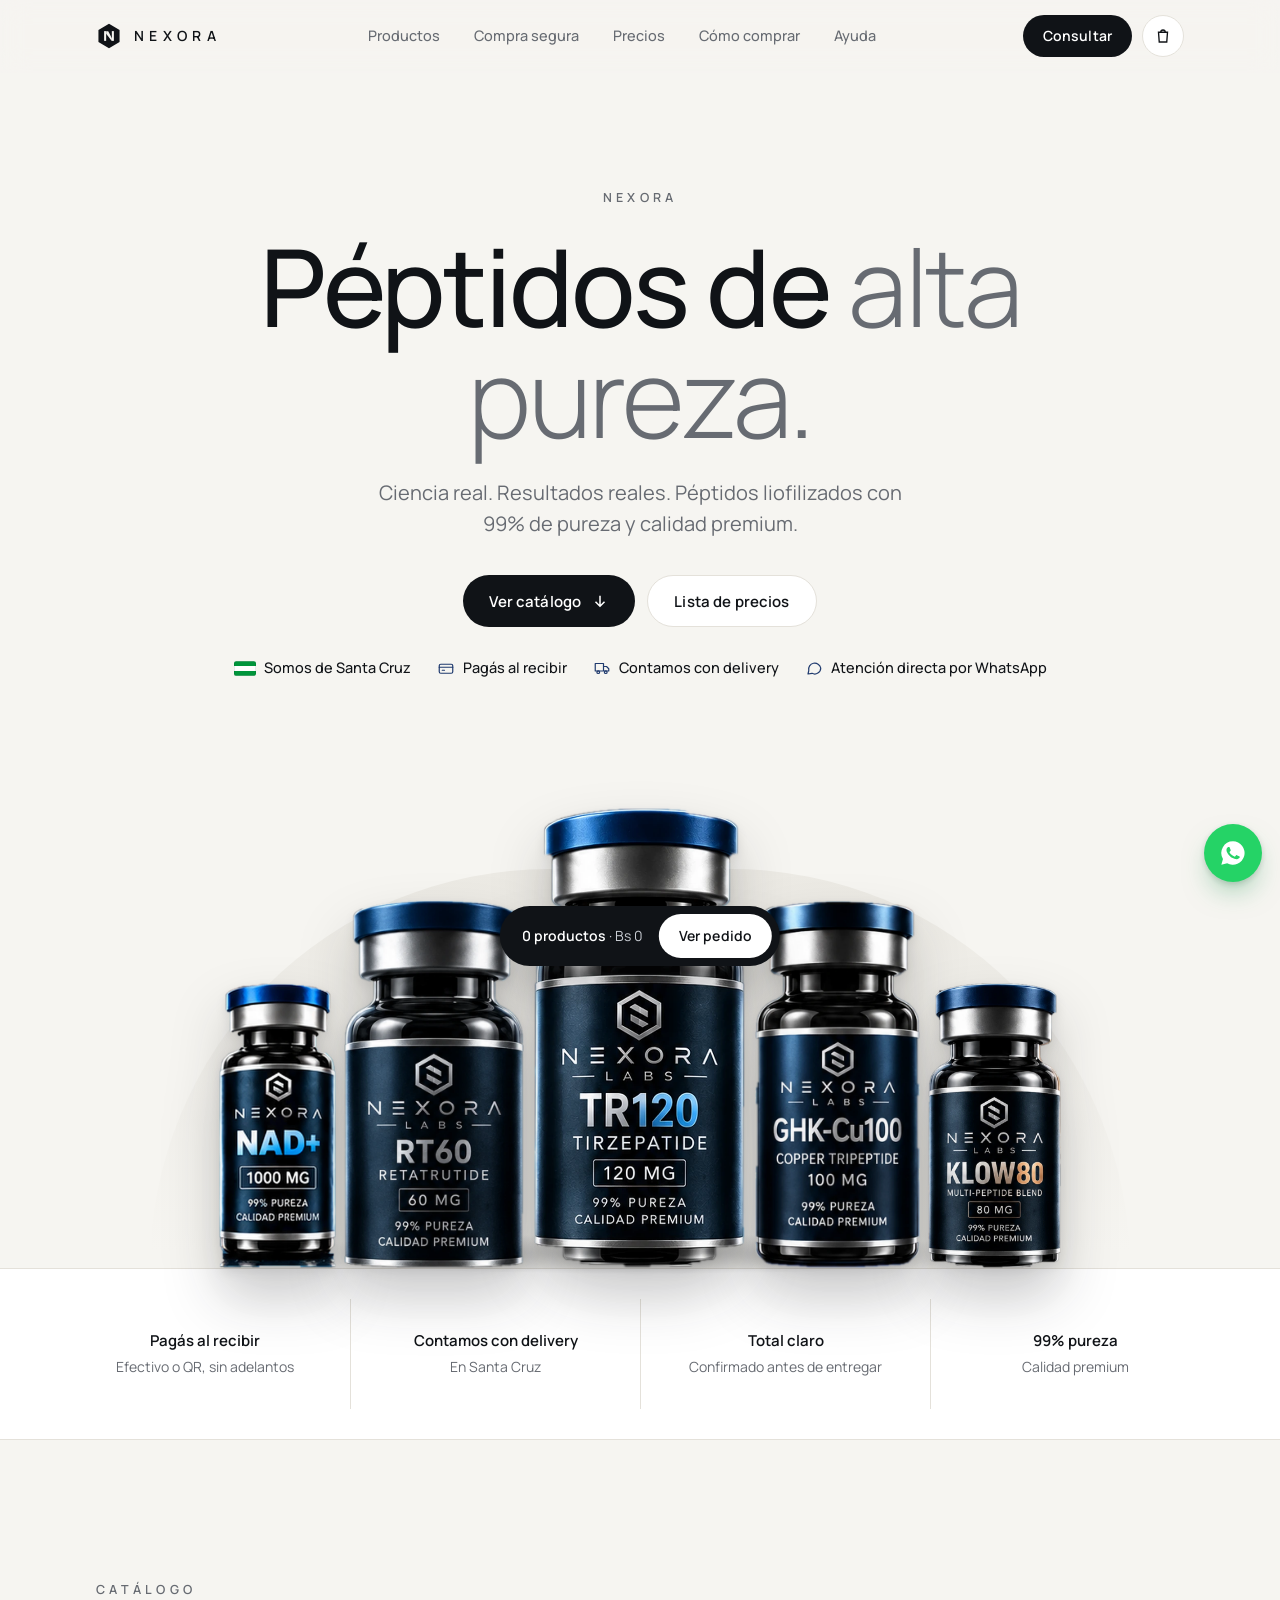
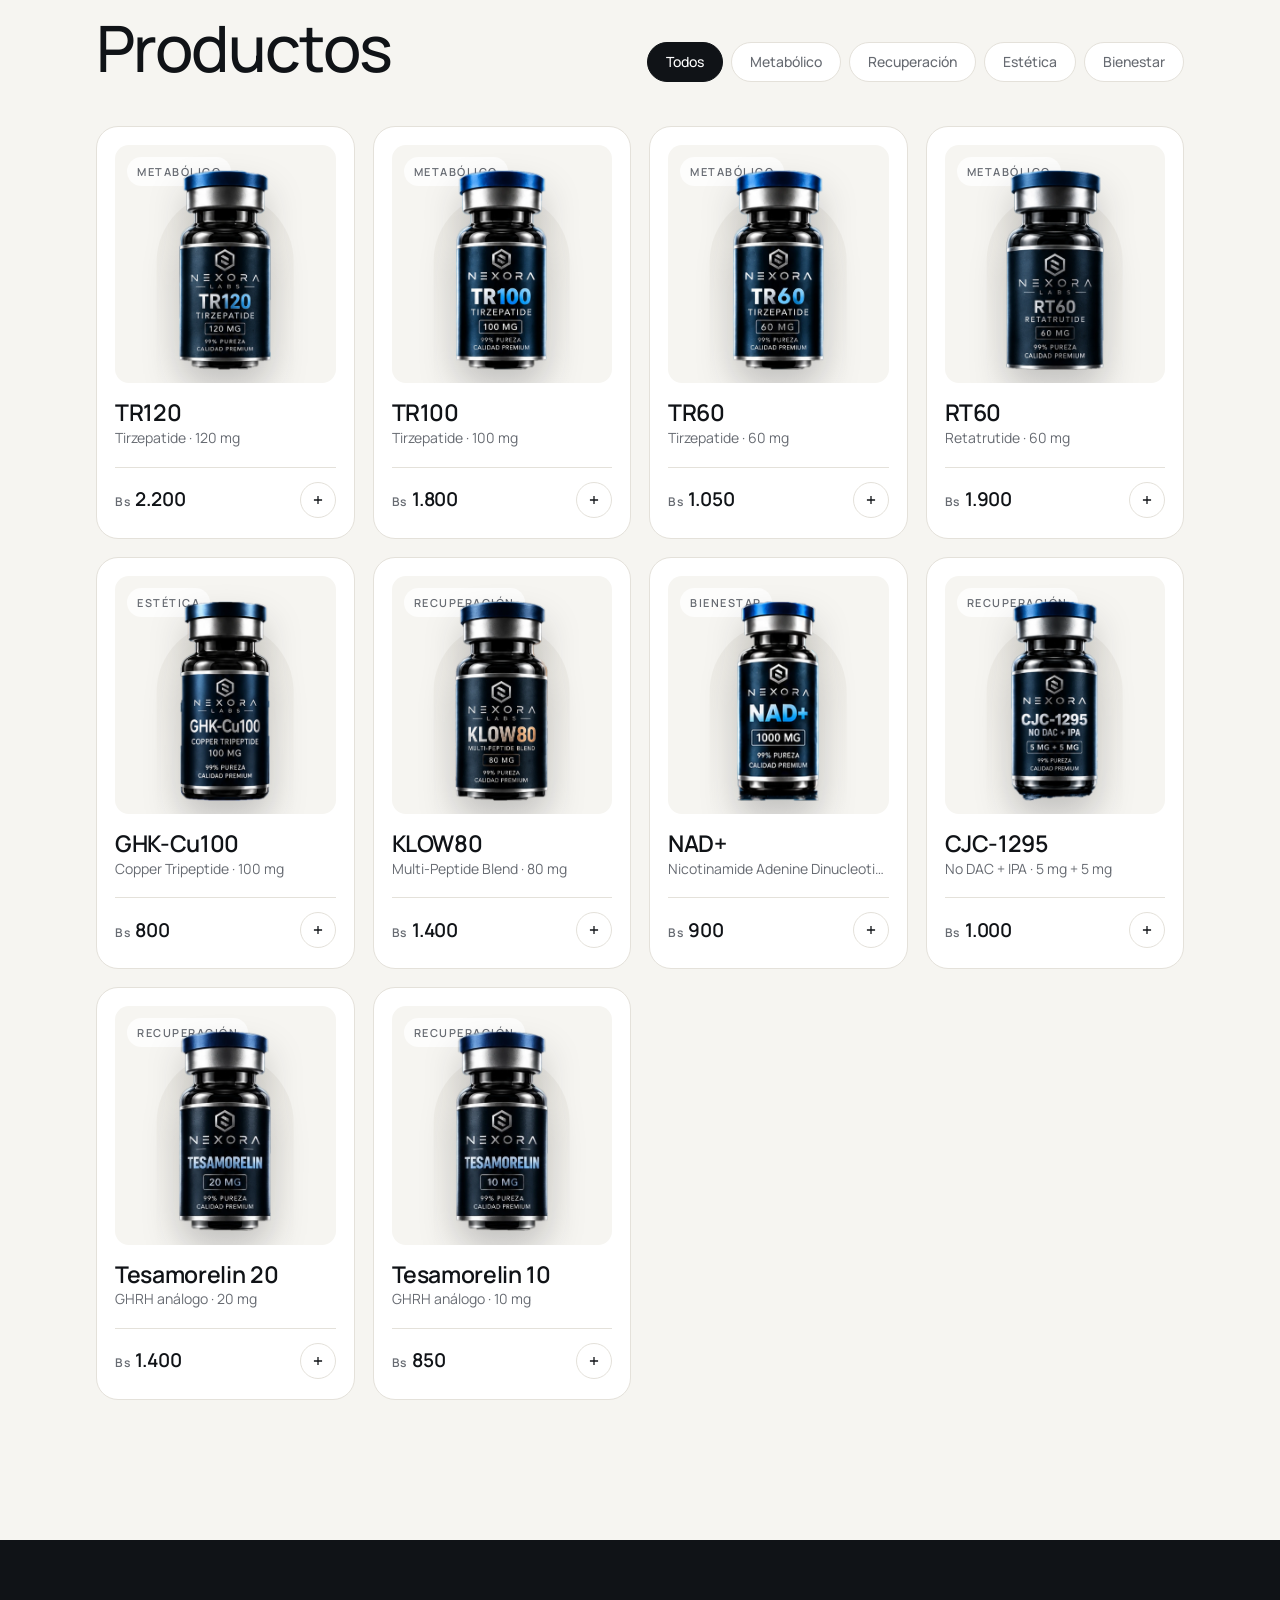
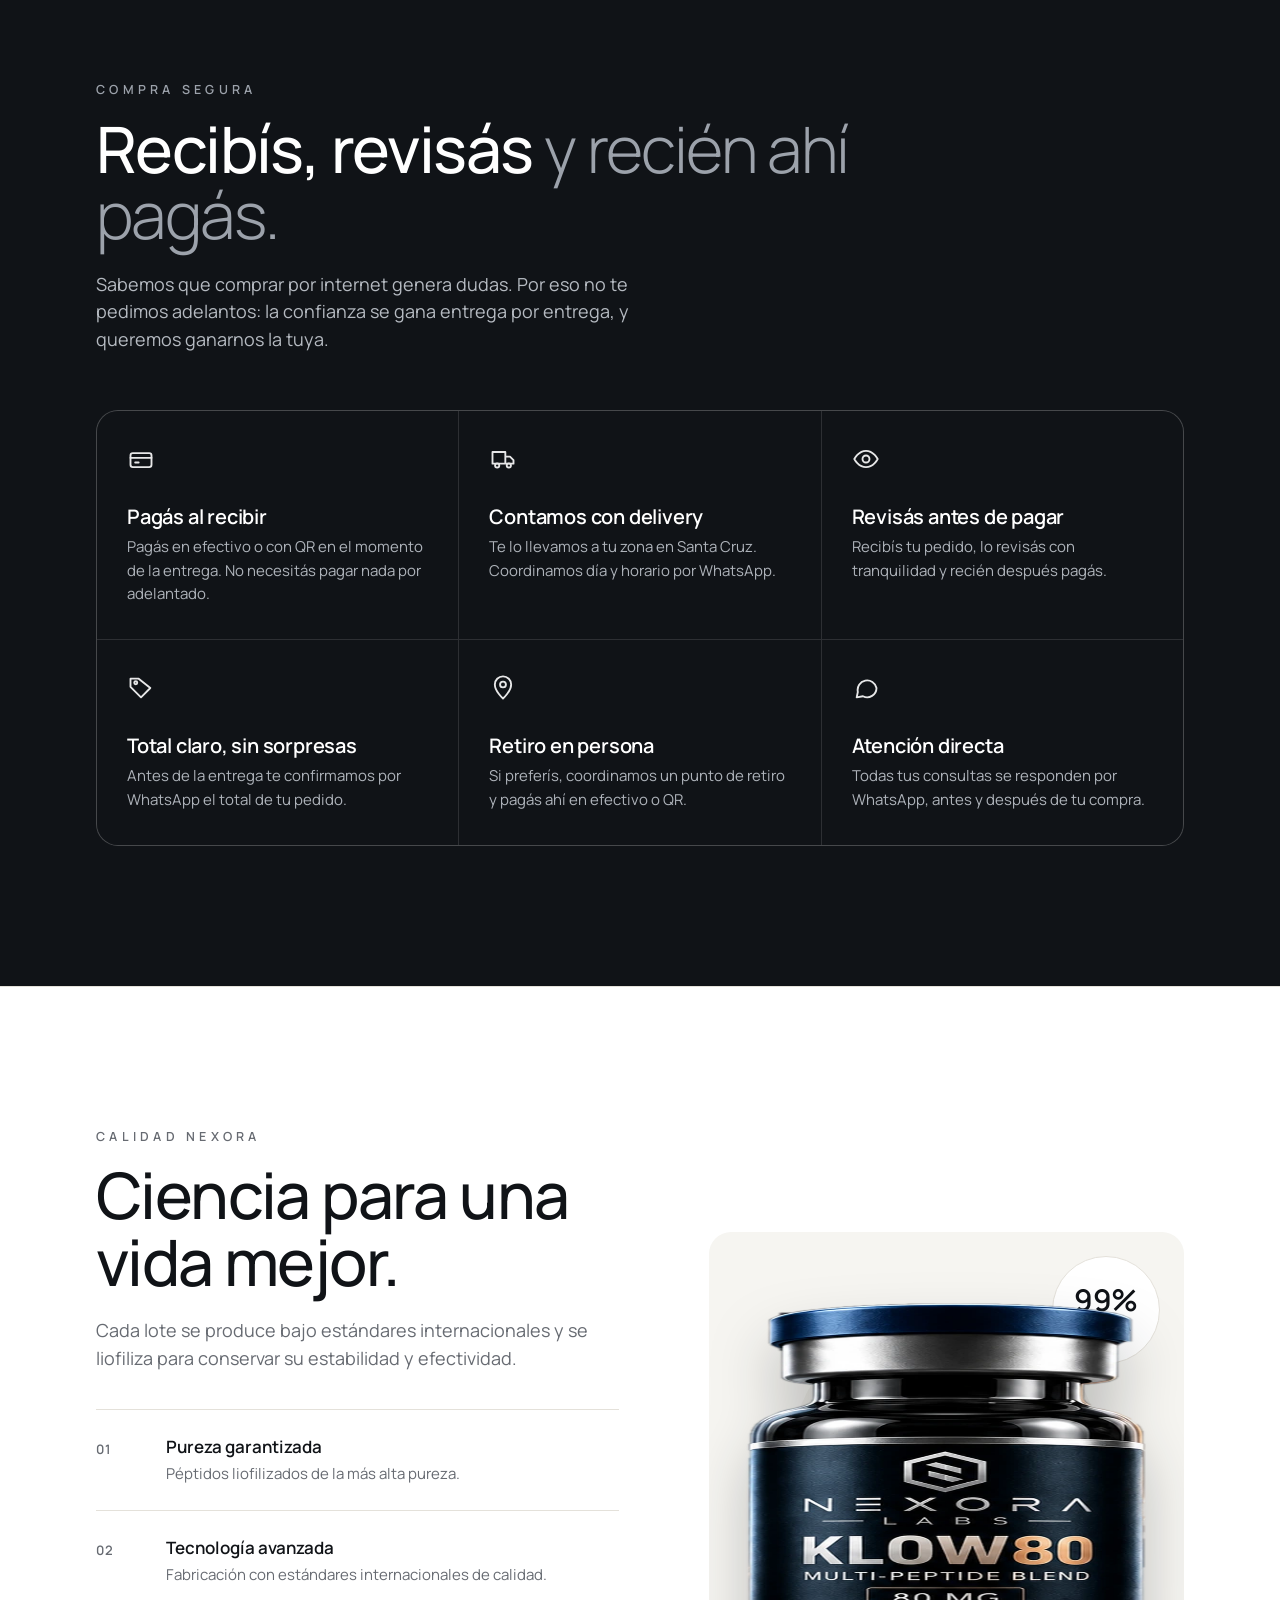
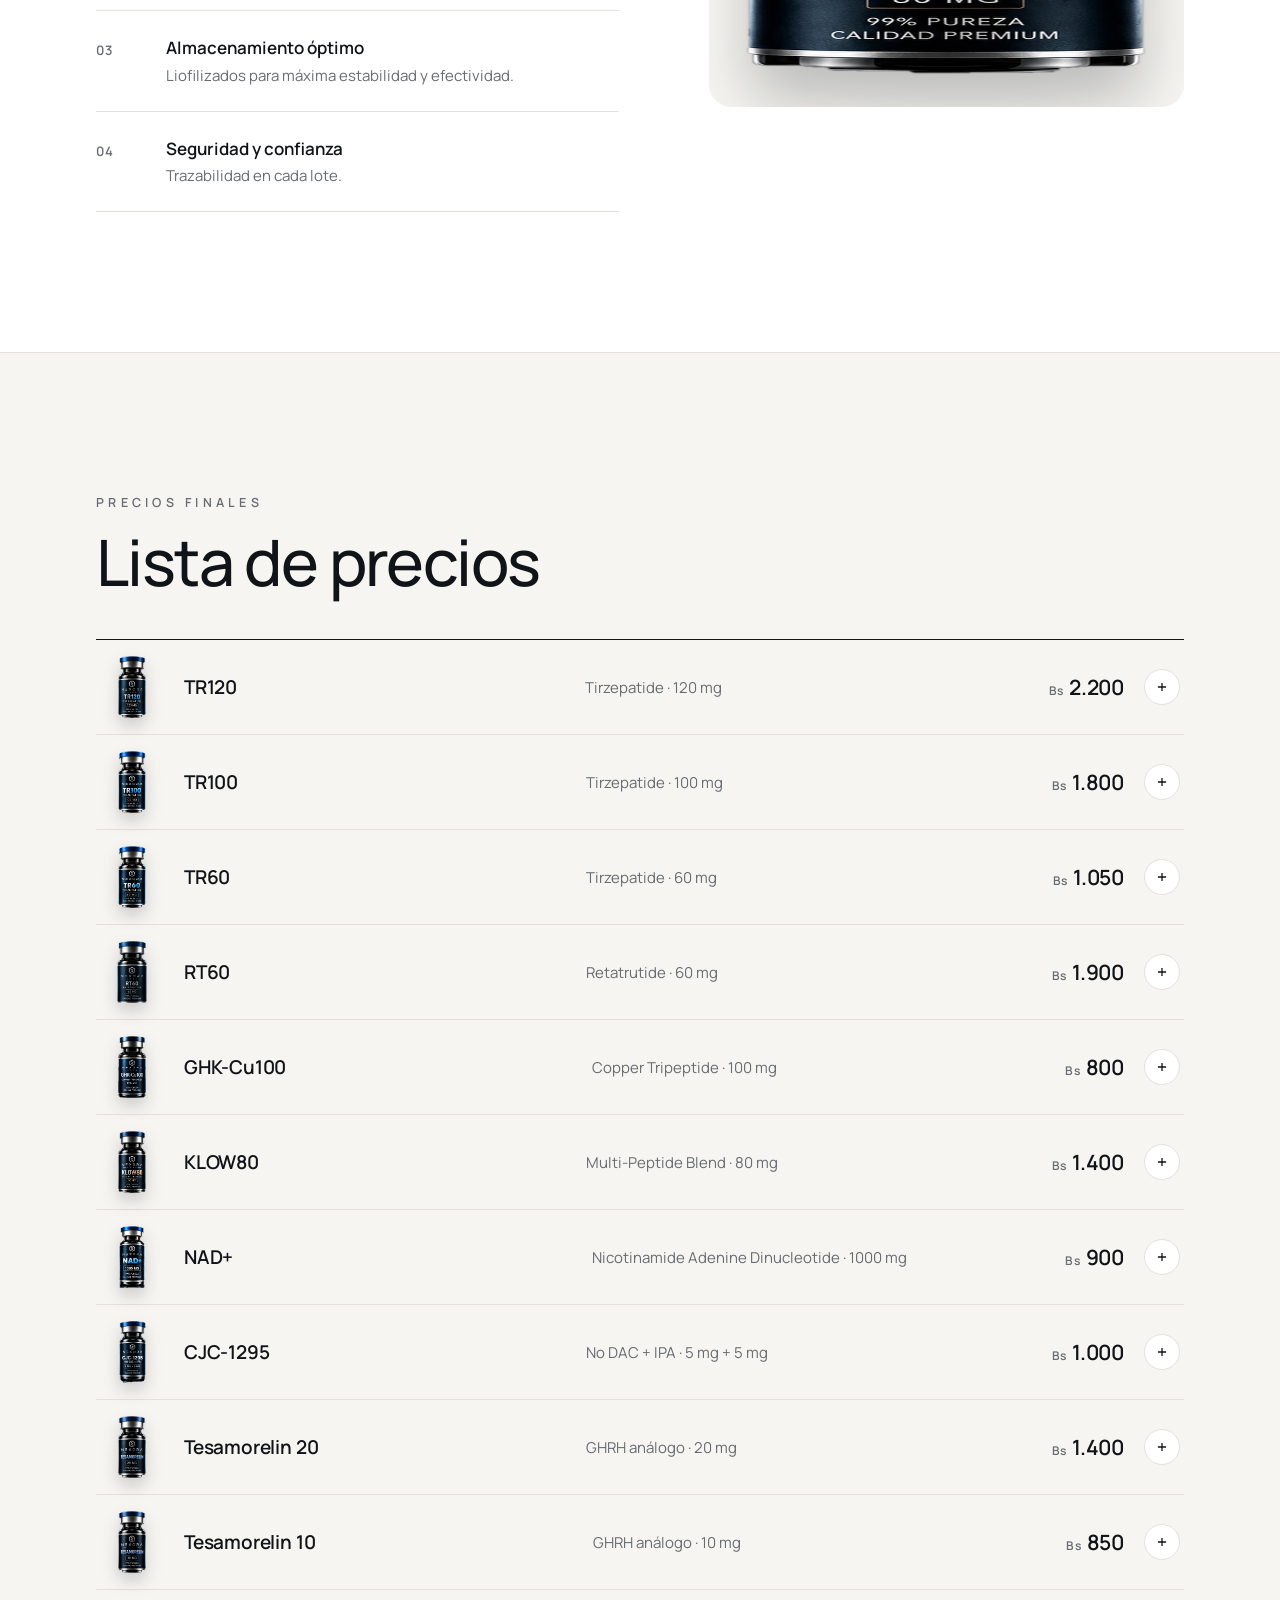
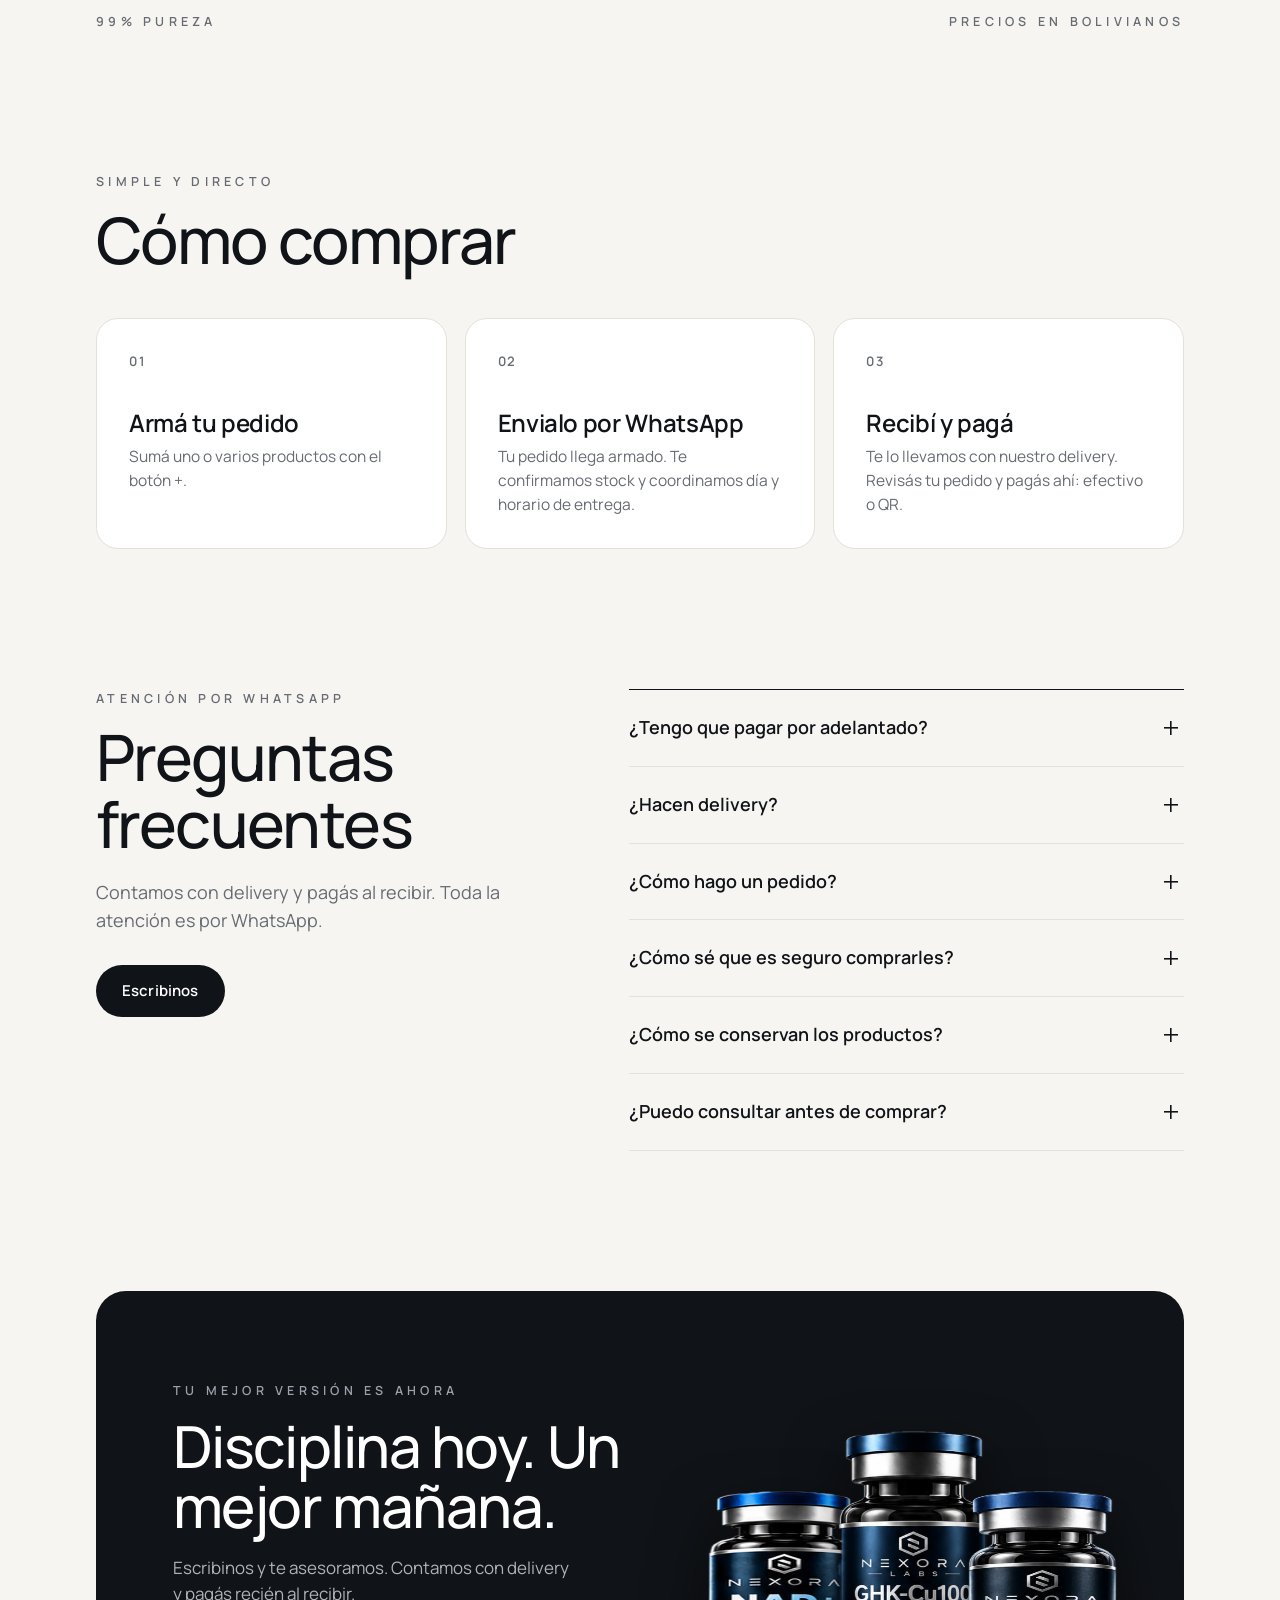
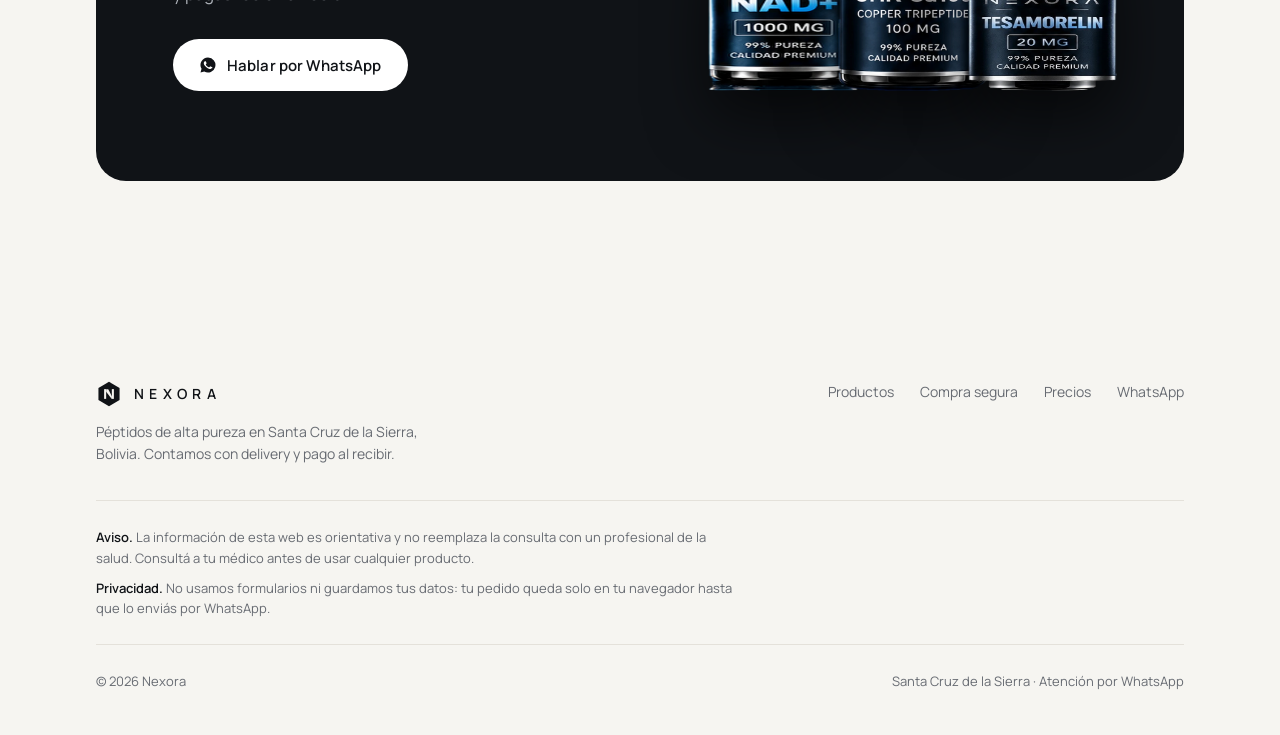
<file: index.html>
<!doctype html>
<html lang="es">
<head>
<meta charset="utf-8">
<meta name="viewport" content="width=device-width, initial-scale=1">
<title>Nexora — Péptidos de alta pureza</title>
<meta name="description" content="Nexora, Santa Cruz. Péptidos de alta pureza. Contamos con delivery y pagás recién cuando recibís tu pedido.">
<meta name="theme-color" content="#F6F5F1">
<link rel="canonical" href="https://nexoratienda.netlify.app/">
<!-- Vista previa al compartir (WhatsApp, Instagram, Facebook, X) -->
<meta property="og:type" content="website">
<meta property="og:site_name" content="Nexora">
<meta property="og:locale" content="es_BO">
<meta property="og:url" content="https://nexoratienda.netlify.app/">
<meta property="og:title" content="Nexora — Péptidos de alta pureza">
<meta property="og:description" content="Contamos con delivery en Santa Cruz. Pagás al recibir: efectivo o QR. Pedí por WhatsApp.">
<meta property="og:image" content="https://nexoratienda.netlify.app/og-image.jpg">
<meta property="og:image:width" content="1200">
<meta property="og:image:height" content="630">
<meta property="og:image:alt" content="Nexora — frascos de péptidos sobre fondo claro">
<meta name="twitter:card" content="summary_large_image">
<link rel="icon" href="favicon.svg" type="image/svg+xml">
<link rel="apple-touch-icon" href="apple-touch-icon.png">
<link rel="preconnect" href="https://fonts.googleapis.com">
<link rel="preconnect" href="https://fonts.gstatic.com" crossorigin>
<link href="https://fonts.googleapis.com/css2?family=Manrope:wght@300;400;500;600;700&display=swap" rel="stylesheet">
<link rel="stylesheet" href="css/styles.css">
</head>
<body>

<header id="top">
  <div class="wrap nav">
    <a href="#top" class="brand" aria-label="Nexora">
      <svg class="mark" viewBox="0 0 64 64" aria-hidden="true"><path d="M32 2 58 17v30L32 62 6 47V17Z"/><g class="n"><rect x="20" y="20" width="5" height="24"/><rect x="39" y="20" width="5" height="24"/><path d="M25 20h5.2l8.8 17.5V44h-.2L25 26.5Z"/></g></svg>
      NEXORA
    </a>
    <nav class="links" aria-label="Principal">
      <a href="#productos">Productos</a><a href="#compra-segura">Compra segura</a><a href="#precios">Precios</a><a href="#comprar">Cómo comprar</a><a href="#ayuda">Ayuda</a>
    </nav>
    <div class="nav-r">
    <a class="btn btn-dark wa" href="#" target="_blank" rel="noopener" data-msg="Hola Nexora, quiero hacer una consulta.">Consultar</a>
    <button class="bag-btn" id="bagBtn" aria-label="Ver mi pedido">
      <svg viewBox="0 0 24 24" fill="none" stroke="currentColor" stroke-width="1.8"><path d="M6 7h12l-1 13H7L6 7Z"/><path d="M9 7a3 3 0 0 1 6 0"/></svg>
      <span class="count" id="bagCount">0</span>
    </button>
    <button class="menu-btn" aria-label="Abrir menú" aria-expanded="false" id="menuBtn">
      <svg width="18" height="18" viewBox="0 0 24 24" fill="none" stroke="currentColor" stroke-width="1.8"><path d="M4 8h16M4 16h16"/></svg>
    </button>
    </div>
  </div>
</header>
<div class="sheet" id="sheet">
  <a href="#productos">Productos</a><a href="#compra-segura">Compra segura</a><a href="#precios">Precios</a><a href="#comprar">Cómo comprar</a><a href="#ayuda">Ayuda</a>
  <a class="btn btn-dark wa" href="#" target="_blank" rel="noopener" data-msg="Hola Nexora, quiero hacer una consulta.">Consultar por WhatsApp</a>
</div>

<main>
  <div class="hero">
    <div class="wrap">
      <div class="eyebrow">Nexora</div>
      <h1>Péptidos de <em>alta pureza.</em></h1>
      <p>Ciencia real. Resultados reales. Péptidos liofilizados con 99% de pureza y calidad premium.</p>
      <div class="ctas">
        <a href="#productos" class="btn btn-dark">Ver catálogo
          <svg viewBox="0 0 24 24" fill="none" stroke="currentColor" stroke-width="2"><path d="M12 5v14M6 13l6 6 6-6"/></svg></a>
        <a href="#precios" class="btn btn-ghost">Lista de precios</a>
      </div>
      <ul class="assure" aria-label="Garantías de compra">
        <li><svg class="flag" viewBox="0 0 30 20" aria-hidden="true"><rect width="30" height="20" rx="3" fill="#fff"/><path d="M3 0h24a3 3 0 0 1 3 3v3.67H0V3a3 3 0 0 1 3-3Z" fill="#00953B"/><path d="M0 13.33h30V17a3 3 0 0 1-3 3H3a3 3 0 0 1-3-3Z" fill="#00953B"/><rect x=".5" y=".5" width="29" height="19" rx="2.5" fill="none" stroke="rgba(16,19,23,.14)"/></svg>Somos de Santa Cruz</li>
        <li><svg viewBox="0 0 24 24" fill="none" stroke="currentColor" stroke-width="1.6" stroke-linecap="round" stroke-linejoin="round"><rect x="3" y="7" width="18" height="12" rx="2"/><path d="M3 11h18M7 15h3"/></svg>Pagás al recibir</li>
        <li><svg viewBox="0 0 24 24" fill="none" stroke="currentColor" stroke-width="1.6" stroke-linecap="round" stroke-linejoin="round"><path d="M3 6h11v10H3zM14 10h4l3 3v3h-7"/><circle cx="7" cy="17.5" r="1.8"/><circle cx="17" cy="17.5" r="1.8"/></svg>Contamos con delivery</li>
        <li><svg viewBox="0 0 24 24" fill="none" stroke="currentColor" stroke-width="1.6" stroke-linecap="round" stroke-linejoin="round"><path d="M21 12a8 8 0 0 1-11.6 7.1L4 20l1-4.6A8 8 0 1 1 21 12Z"/></svg>Atención directa por WhatsApp</li>
      </ul>
    </div>
    <div class="lineup" id="lineup" aria-hidden="true"></div>
  </div>

  <div class="trust">
    <div class="wrap">
      <div><b>Pagás al recibir</b><span>Efectivo o QR, sin adelantos</span></div>
      <div><b>Contamos con delivery</b><span>En Santa Cruz</span></div>
      <div><b>Total claro</b><span>Confirmado antes de entregar</span></div>
      <div><b>99% pureza</b><span>Calidad premium</span></div>
    </div>
  </div>

  <section id="productos">
    <div class="wrap">
      <div class="head rv">
        <div><div class="eyebrow">Catálogo</div><h2>Productos</h2></div>
        <div class="chips" role="group" aria-label="Filtrar por categoría" id="chips"></div>
      </div>
      <div class="grid" id="grid"></div>
    </div>
  </section>

  <section id="compra-segura" class="secure">
    <div class="wrap">
      <div class="secure-head rv">
        <div class="eyebrow">Compra segura</div>
        <h2>Recibís, revisás <em>y recién ahí pagás.</em></h2>
        <p class="lead">Sabemos que comprar por internet genera dudas. Por eso no te pedimos adelantos: la confianza se gana entrega por entrega, y queremos ganarnos la tuya.</p>
      </div>
      <div class="secure-grid">
        <div class="sc rv"><svg viewBox="0 0 24 24" fill="none" stroke="currentColor" stroke-width="1.6" stroke-linecap="round" stroke-linejoin="round"><rect x="3" y="7" width="18" height="12" rx="2"/><path d="M3 11h18M7 15h3"/></svg><h3>Pagás al recibir</h3><p>Pagás en efectivo o con QR en el momento de la entrega. No necesitás pagar nada por adelantado.</p></div>
        <div class="sc rv"><svg viewBox="0 0 24 24" fill="none" stroke="currentColor" stroke-width="1.6" stroke-linecap="round" stroke-linejoin="round"><path d="M3 6h11v10H3zM14 10h4l3 3v3h-7"/><circle cx="7" cy="17.5" r="1.8"/><circle cx="17" cy="17.5" r="1.8"/></svg><h3>Contamos con delivery</h3><p>Te lo llevamos a tu zona en Santa Cruz. Coordinamos día y horario por WhatsApp.</p></div>
        <div class="sc rv"><svg viewBox="0 0 24 24" fill="none" stroke="currentColor" stroke-width="1.6" stroke-linecap="round" stroke-linejoin="round"><path d="M2 12s3.5-7 10-7 10 7 10 7-3.5 7-10 7S2 12 2 12Z"/><circle cx="12" cy="12" r="3"/></svg><h3>Revisás antes de pagar</h3><p>Recibís tu pedido, lo revisás con tranquilidad y recién después pagás.</p></div>
        <div class="sc rv"><svg viewBox="0 0 24 24" fill="none" stroke="currentColor" stroke-width="1.6" stroke-linecap="round" stroke-linejoin="round"><path d="M20 12 12 20l-9-9V4h7Z"/><circle cx="7.5" cy="7.5" r="1.3"/></svg><h3>Total claro, sin sorpresas</h3><p>Antes de la entrega te confirmamos por WhatsApp el total de tu pedido.</p></div>
        <div class="sc rv"><svg viewBox="0 0 24 24" fill="none" stroke="currentColor" stroke-width="1.6" stroke-linecap="round" stroke-linejoin="round"><path d="M12 21s7-6.2 7-12a7 7 0 0 0-14 0c0 5.8 7 12 7 12Z"/><circle cx="12" cy="9" r="2.5"/></svg><h3>Retiro en persona</h3><p>Si preferís, coordinamos un punto de retiro y pagás ahí en efectivo o QR.</p></div>
        <div class="sc rv"><svg viewBox="0 0 24 24" fill="none" stroke="currentColor" stroke-width="1.6" stroke-linecap="round" stroke-linejoin="round"><path d="M21 12a8 8 0 0 1-11.6 7.1L4 20l1-4.6A8 8 0 1 1 21 12Z"/></svg><h3>Atención directa</h3><p>Todas tus consultas se responden por WhatsApp, antes y después de tu compra.</p></div>
      </div>
    </div>
  </section>

  <section id="calidad" class="quality">
    <div class="wrap q-grid">
      <div class="rv">
        <div class="eyebrow">Calidad Nexora</div>
        <h2>Ciencia para una vida mejor.</h2>
        <p class="lead">Cada lote se produce bajo estándares internacionales y se liofiliza para conservar su estabilidad y efectividad.</p>
        <ul class="q-list" style="margin-top:36px">
          <li><span class="n">01</span><div><b>Pureza garantizada</b><span>Péptidos liofilizados de la más alta pureza.</span></div></li>
          <li><span class="n">02</span><div><b>Tecnología avanzada</b><span>Fabricación con estándares internacionales de calidad.</span></div></li>
          <li><span class="n">03</span><div><b>Almacenamiento óptimo</b><span>Liofilizados para máxima estabilidad y efectividad.</span></div></li>
          <li><span class="n">04</span><div><b>Seguridad y confianza</b><span>Trazabilidad en cada lote.</span></div></li>
        </ul>
      </div>
      <div class="q-visual rv">
        <div class="badge"><b>99%</b><span>PUREZA</span></div>
        <img src="assets/productos/klow80.webp" width="400" height="900" alt="Frasco KLOW80 de Nexora" loading="lazy">
      </div>
    </div>
  </section>

  <section id="precios">
    <div class="wrap">
      <div class="head rv"><div><div class="eyebrow">Precios finales</div><h2>Lista de precios</h2></div></div>
      <div class="plist rv" id="plist"></div>
      <div class="pnote"><span class="eyebrow">99% pureza</span><span class="eyebrow">Precios en bolivianos</span></div>
    </div>
  </section>

  <section id="comprar" style="padding-top:0">
    <div class="wrap">
      <div class="head rv"><div><div class="eyebrow">Simple y directo</div><h2>Cómo comprar</h2></div></div>
      <div class="steps">
        <div class="step rv"><div class="n">01</div><h3>Armá tu pedido</h3><p>Sumá uno o varios productos con el botón +.</p></div>
        <div class="step rv"><div class="n">02</div><h3>Envialo por WhatsApp</h3><p>Tu pedido llega armado. Te confirmamos stock y coordinamos día y horario de entrega.</p></div>
        <div class="step rv"><div class="n">03</div><h3>Recibí y pagá</h3><p>Te lo llevamos con nuestro delivery. Revisás tu pedido y pagás ahí: efectivo o QR.</p></div>
      </div>
    </div>
  </section>

  <section id="ayuda" style="padding-top:0">
    <div class="wrap faq-grid">
      <div class="rv">
        <div class="eyebrow">Atención por WhatsApp</div>
        <h2>Preguntas frecuentes</h2>
        <p class="lead">Contamos con delivery y pagás al recibir. Toda la atención es por WhatsApp.</p>
        <a class="btn btn-dark wa" href="#" target="_blank" rel="noopener" data-msg="Hola Nexora, tengo una consulta.">Escribinos</a>
      </div>
      <div class="faq rv">
        <details><summary>¿Tengo que pagar por adelantado?</summary><p><b>No.</b> Pagás cuando recibís tu pedido, en efectivo o con QR. Primero lo revisás y después pagás.</p></details>
        <details><summary>¿Hacen delivery?</summary><p>Sí, <b>contamos con delivery</b> en Santa Cruz. Coordinamos día y horario por WhatsApp. Si preferís, también podés retirar en persona en un punto que coordinamos.</p></details>
        <details><summary>¿Cómo hago un pedido?</summary><p>Agregá los productos con el botón <b>+</b>, tocá <b>Ver pedido</b>, elegí entrega y forma de pago, y envialo por WhatsApp. Te confirmamos stock y coordinamos día y horario.</p></details>
        <details><summary>¿Cómo sé que es seguro comprarles?</summary><p>Porque no arriesgás tu dinero: no pedimos adelantos. Recibís el producto, lo revisás y recién ahí pagás. Además, podés escribirnos antes para resolver cualquier duda.</p></details>
        <details><summary>¿Cómo se conservan los productos?</summary><p>Son péptidos liofilizados. Con tu pedido te pasamos las indicaciones de conservación; en general se guardan refrigerados (2–8 °C), sin congelar y protegidos de la luz.</p></details>
        <details><summary>¿Puedo consultar antes de comprar?</summary><p>Sí. Escribinos por WhatsApp, sin compromiso, y te ayudamos a elegir el producto indicado.</p></details>
      </div>
    </div>
  </section>

  <section style="padding-top:0">
    <div class="wrap">
      <div class="cta rv">
        <div>
          <div class="eyebrow">Tu mejor versión es ahora</div>
          <h2>Disciplina hoy. Un mejor mañana.</h2>
          <p>Escribinos y te asesoramos. Contamos con delivery y pagás recién al recibir.</p>
          <a class="btn wa" href="#" target="_blank" rel="noopener" data-msg="Hola Nexora, quiero asesoramiento para elegir un producto.">
            <svg viewBox="0 0 24 24" fill="currentColor"><path d="M12 2a10 10 0 0 0-8.6 15.1L2 22l5-1.3A10 10 0 1 0 12 2Zm5.3 14.1c-.2.6-1.3 1.2-1.8 1.2-.5.1-1 .2-3.3-.7-2.8-1.1-4.6-4-4.7-4.2-.1-.2-1.1-1.5-1.1-2.9s.7-2 1-2.3c.2-.3.5-.3.7-.3h.5c.2 0 .4 0 .6.5l.8 2c.1.2.1.4 0 .5l-.4.6-.4.4c-.1.2-.3.3-.1.6.2.3.8 1.3 1.7 2.1 1.2 1 2.1 1.3 2.4 1.5.3.1.5.1.6-.1l.9-1c.2-.3.4-.2.6-.1l1.9.9c.3.1.5.2.5.3.1.2.1.8-.2 1.4Z"/></svg>
            Hablar por WhatsApp</a>
        </div>
        <div class="v" aria-hidden="true">
          <img src="assets/productos/nad.webp" width="400" height="900" alt="" loading="lazy" style="height:200px">
          <img src="assets/productos/ghk100.webp" width="400" height="900" alt="" loading="lazy">
          <img src="assets/productos/tesa.webp" width="400" height="900" alt="" loading="lazy" style="height:200px">
        </div>
      </div>
    </div>
  </section>
</main>

<footer>
  <div class="wrap">
    <div class="top">
      <div>
        <div class="brand"><svg class="mark" viewBox="0 0 64 64" aria-hidden="true"><path d="M32 2 58 17v30L32 62 6 47V17Z"/><g class="n"><rect x="20" y="20" width="5" height="24"/><rect x="39" y="20" width="5" height="24"/><path d="M25 20h5.2l8.8 17.5V44h-.2L25 26.5Z"/></g></svg>NEXORA</div>
        <p style="margin-top:14px;max-width:36ch">Péptidos de alta pureza en Santa Cruz de la Sierra, Bolivia. Contamos con delivery y pago al recibir.</p>
      </div>
      <nav aria-label="Pie"><a href="#productos">Productos</a><a href="#compra-segura">Compra segura</a><a href="#precios">Precios</a><a href="#" class="wa" target="_blank" rel="noopener" data-msg="Hola Nexora, quiero hacer una consulta.">WhatsApp</a></nav>
    </div>
    <div class="legal">
      <p><b>Aviso.</b> La información de esta web es orientativa y no reemplaza la consulta con un profesional de la salud. Consultá a tu médico antes de usar cualquier producto.</p>
      <p><b>Privacidad.</b> No usamos formularios ni guardamos tus datos: tu pedido queda solo en tu navegador hasta que lo enviás por WhatsApp.</p>
    </div>
    <div class="bottom"><span>© <span id="y"></span> Nexora</span><span>Santa Cruz de la Sierra · Atención por WhatsApp</span></div>
  </div>
</footer>

<dialog id="modal" aria-labelledby="mName">
  <div class="panel">
    <button class="close" aria-label="Cerrar" data-close><svg viewBox="0 0 24 24" fill="none" stroke="currentColor" stroke-width="2"><path d="M6 6l12 12M18 6 6 18"/></svg></button>
    <div class="m-vis"><img id="mImg" alt=""></div>
    <div class="m-body">
      <div class="eyebrow" id="mCat"></div>
      <h3 id="mName"></h3>
      <div class="sub" id="mSub"></div>
      <p class="tagline" id="mTag"></p>
      <ul id="mList"></ul>
      <div class="m-foot">
        <div><div class="eyebrow" style="font-size:11px">Precio final</div><div class="price" id="mPrice"></div><div class="m-assure">Contamos con delivery · Pagás al recibir</div></div>
        <div class="acts">
          <div class="add big" id="mAdd"></div>
          <a class="alt" id="mAsk" target="_blank" rel="noopener">o consultar solo este producto</a>
        </div>
      </div>
    </div>
  </div>
</dialog>

<dialog id="bag" aria-labelledby="bagTitle">
  <div class="bag-h">
    <h3 id="bagTitle">Tu pedido</h3>
    <button class="close" aria-label="Cerrar" data-close><svg viewBox="0 0 24 24" fill="none" stroke="currentColor" stroke-width="2"><path d="M6 6l12 12M18 6 6 18"/></svg></button>
  </div>
  <div class="bag-list" id="bagList"></div>
  <div class="bag-f" id="bagFoot">
    <div class="tot"><span class="eyebrow">Total</span><span class="price" id="bagTotal"></span></div>
    <div class="opt"><span class="opt-l">Entrega</span><div class="seg" id="segEntrega" role="radiogroup" aria-label="Entrega"></div></div>
    <div class="opt"><span class="opt-l">Pago</span><div class="seg" id="segPago" role="radiogroup" aria-label="Forma de pago"></div></div>
    <input class="field" id="fName" placeholder="Tu nombre (opcional)" autocomplete="name">
    <input class="field" id="fNote" placeholder="Zona o barrio (opcional)">
    <a class="btn btn-dark" id="bagSend" target="_blank" rel="noopener">
      <svg viewBox="0 0 24 24" fill="currentColor"><path d="M12 2a10 10 0 0 0-8.6 15.1L2 22l5-1.3A10 10 0 1 0 12 2Zm5.3 14.1c-.2.6-1.3 1.2-1.8 1.2-.5.1-1 .2-3.3-.7-2.8-1.1-4.6-4-4.7-4.2-.1-.2-1.1-1.5-1.1-2.9s.7-2 1-2.3c.2-.3.5-.3.7-.3h.5c.2 0 .4 0 .6.5l.8 2c.1.2.1.4 0 .5l-.4.6-.4.4c-.1.2-.3.3-.1.6.2.3.8 1.3 1.7 2.1 1.2 1 2.1 1.3 2.4 1.5.3.1.5.1.6-.1l.9-1c.2-.3.4-.2.6-.1l1.9.9c.3.1.5.2.5.3.1.2.1.8-.2 1.4Z"/></svg>
      Enviar pedido por WhatsApp</a>
    <p class="bag-assure"><svg viewBox="0 0 24 24" fill="none" stroke="currentColor" stroke-width="1.6" stroke-linecap="round" stroke-linejoin="round"><path d="M12 3 4 6v6c0 4.5 3.4 8 8 9 4.6-1 8-4.5 8-9V6Z"/><path d="m9 12 2 2 4-4"/></svg>No pagás nada ahora. Pagás cuando recibís tu pedido.</p>
    <p class="sent" id="bagSent">¿Ya enviaste el mensaje? Podés vaciar el pedido.</p>
    <button class="clear" id="bagClear">Vaciar pedido</button>
  </div>
</dialog>

<a class="fab wa" id="fab" href="#" target="_blank" rel="noopener" data-msg="Hola Nexora, tengo una consulta." aria-label="Escribinos por WhatsApp">
  <svg viewBox="0 0 24 24" fill="currentColor"><path d="M12 2a10 10 0 0 0-8.6 15.1L2 22l5-1.3A10 10 0 1 0 12 2Zm5.3 14.1c-.2.6-1.3 1.2-1.8 1.2-.5.1-1 .2-3.3-.7-2.8-1.1-4.6-4-4.7-4.2-.1-.2-1.1-1.5-1.1-2.9s.7-2 1-2.3c.2-.3.5-.3.7-.3h.5c.2 0 .4 0 .6.5l.8 2c.1.2.1.4 0 .5l-.4.6-.4.4c-.1.2-.3.3-.1.6.2.3.8 1.3 1.7 2.1 1.2 1 2.1 1.3 2.4 1.5.3.1.5.1.6-.1l.9-1c.2-.3.4-.2.6-.1l1.9.9c.3.1.5.2.5.3.1.2.1.8-.2 1.4Z"/></svg>
</a>

<div class="bar" id="bar" role="region" aria-label="Resumen del pedido">
  <span class="s" id="barText"></span>
  <button class="btn" id="barBtn">Ver pedido</button>
</div>

<script src="js/productos.js"></script>
<script src="js/app.js"></script>
</body>
</html>
</file>
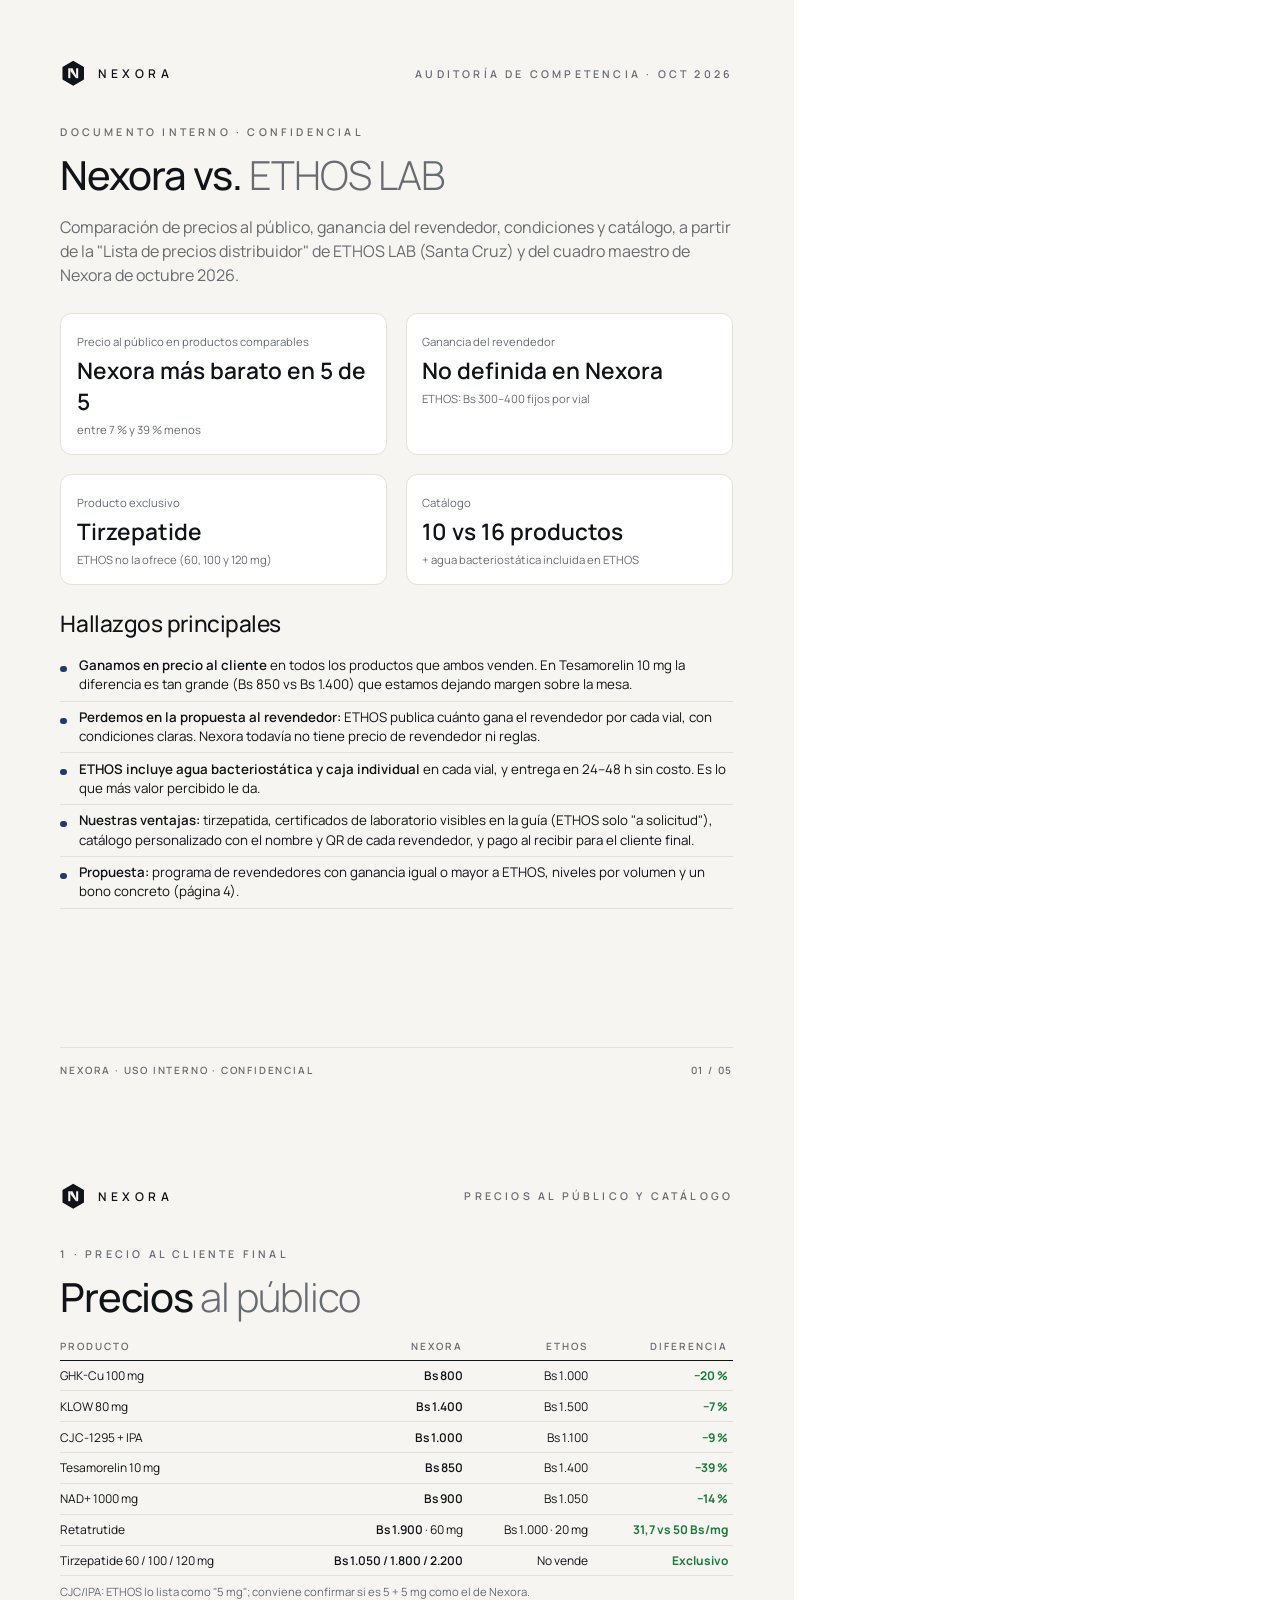
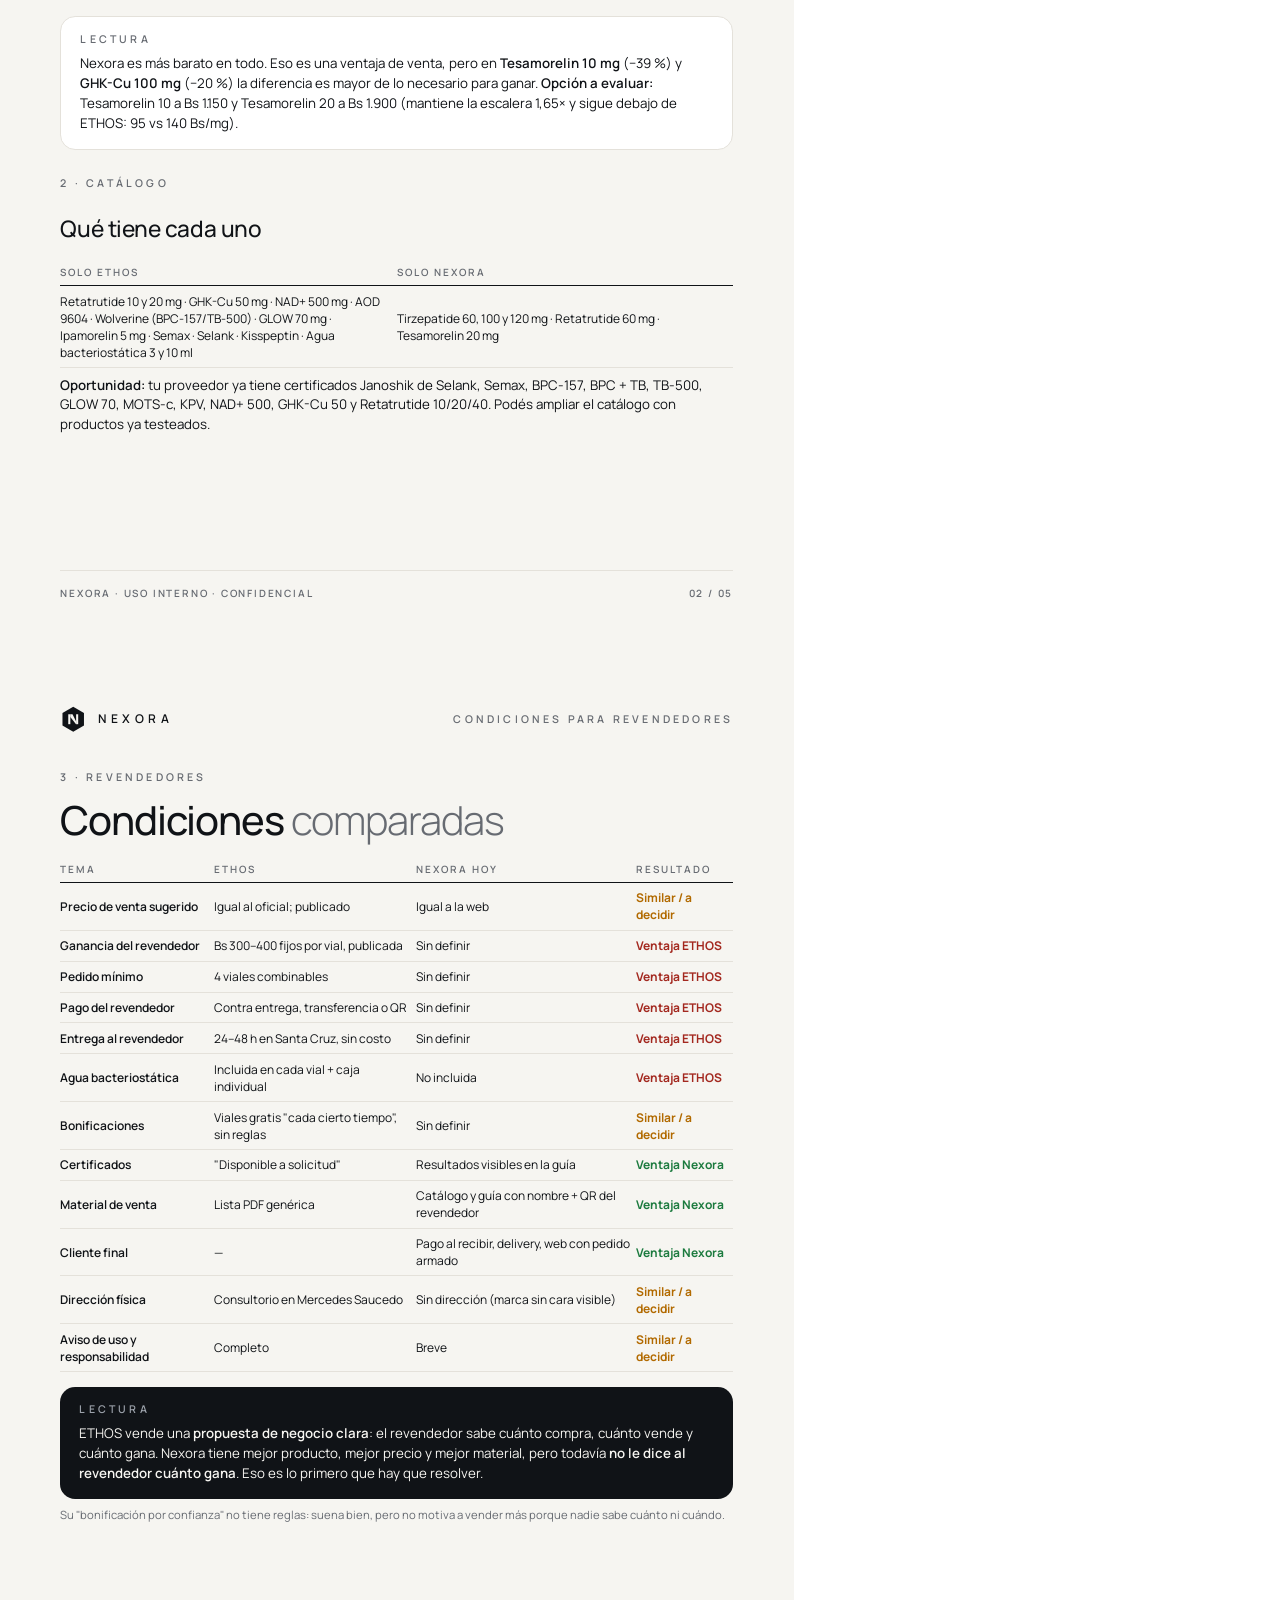
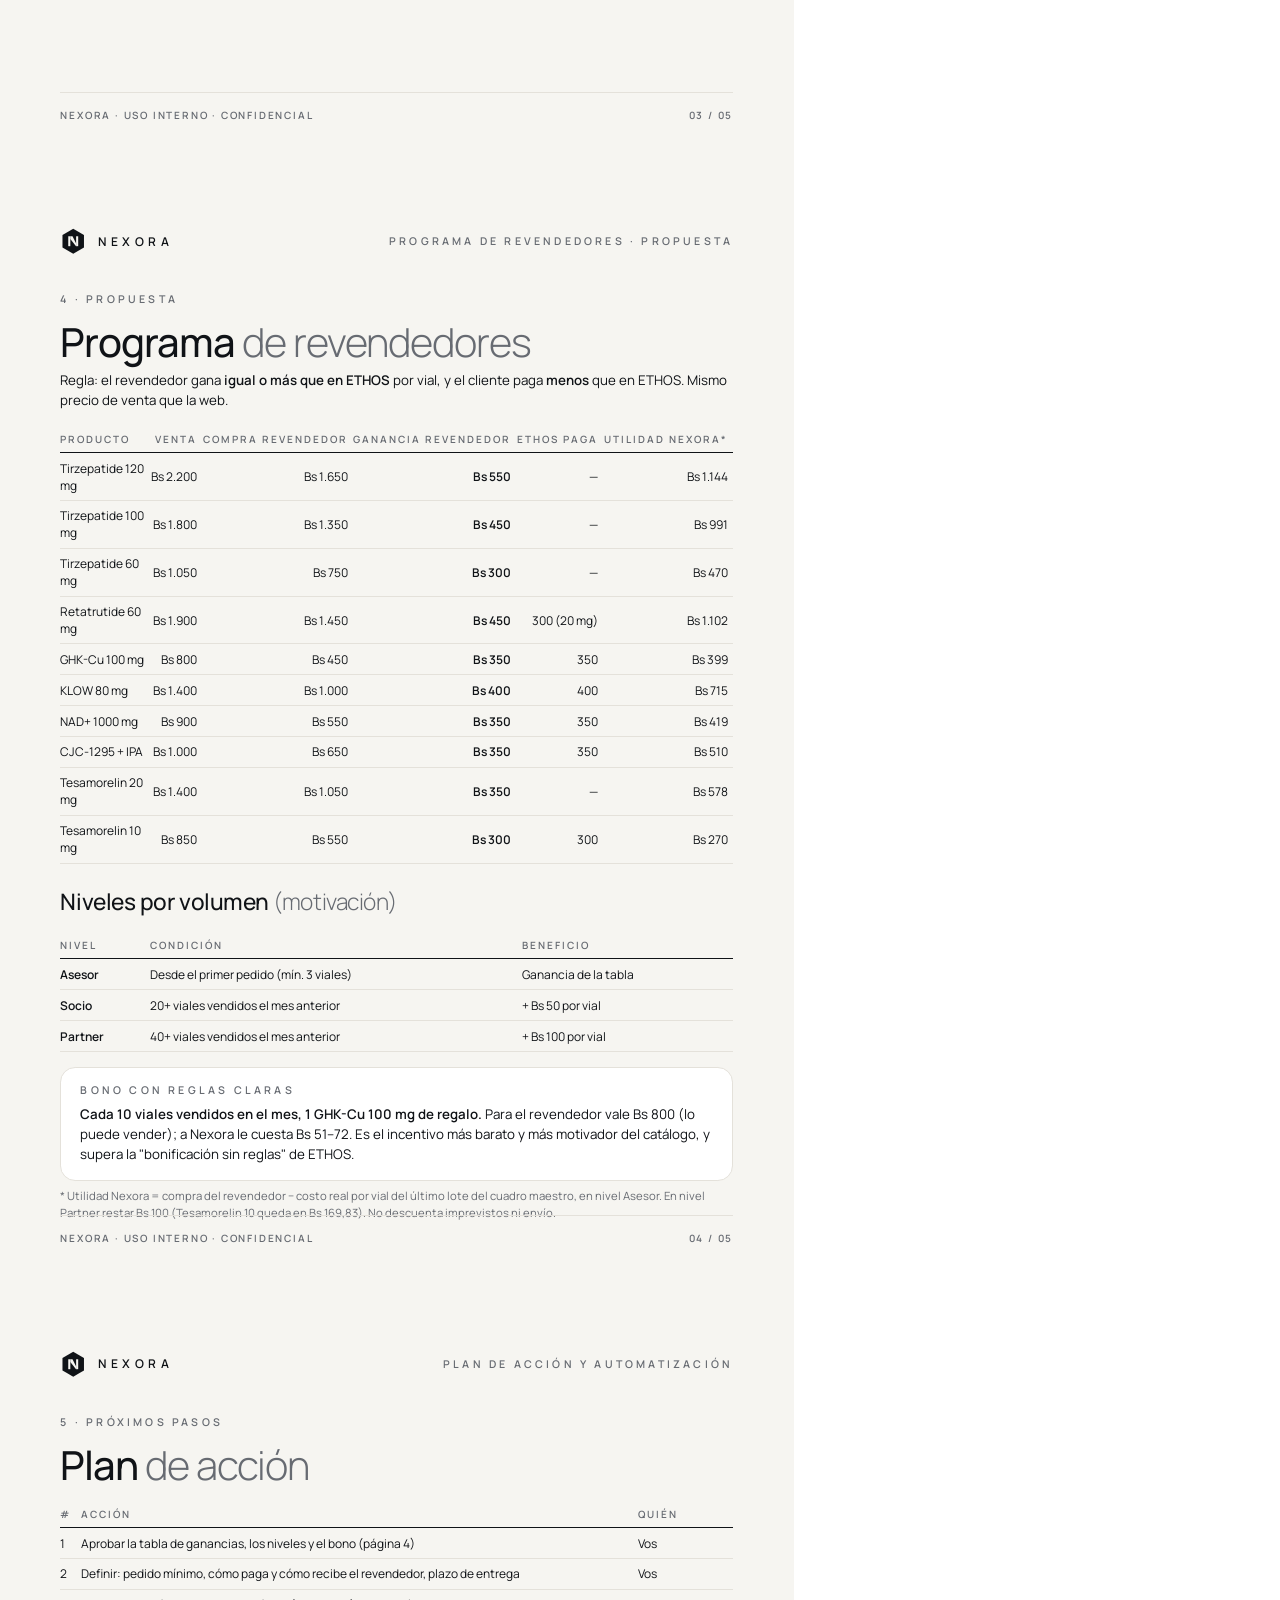
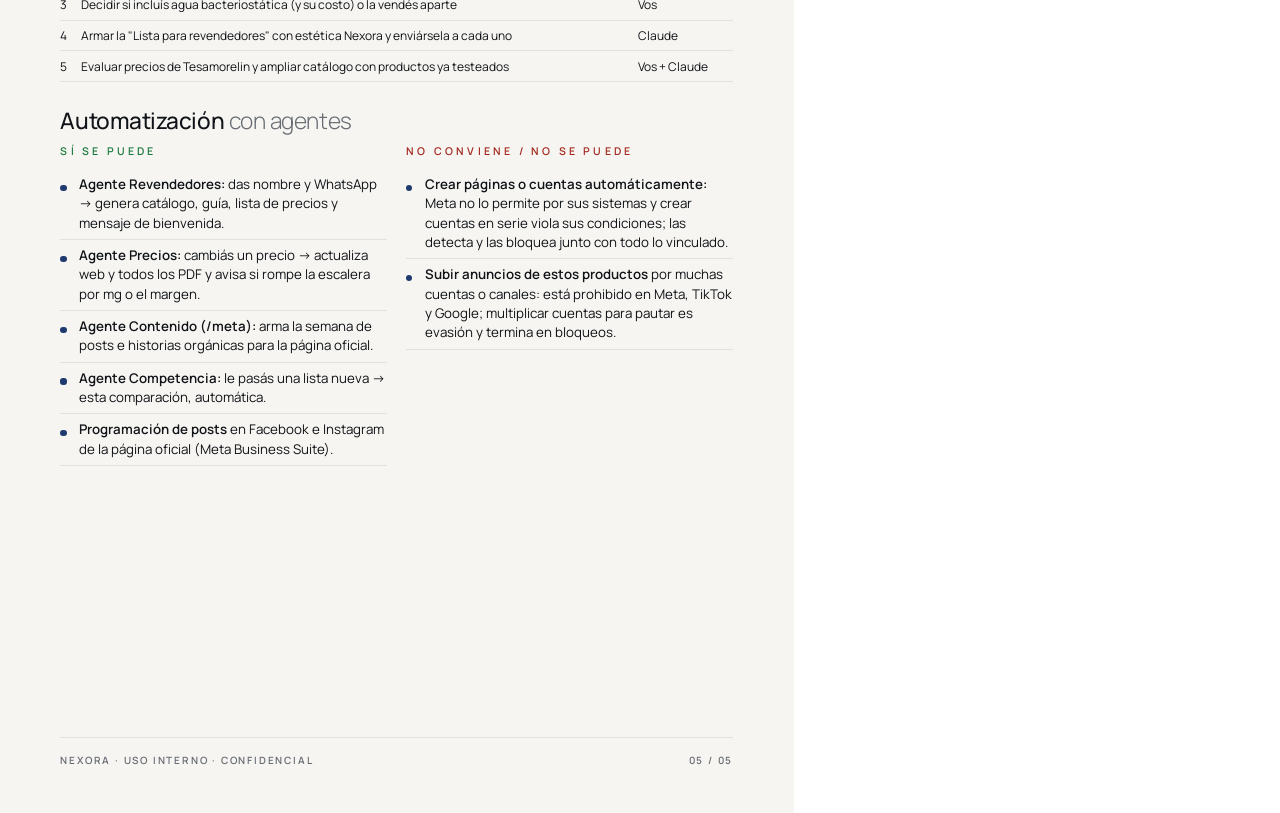
<file: marketing/competencia/auditoria.html>
<!doctype html><html lang="es"><head><meta charset="utf-8"><title>Auditoría competencia</title><link href="https://fonts.googleapis.com/css2?family=Manrope:wght@300;400;500;600;700&display=swap" rel="stylesheet"><style>
@page{size:A4;margin:0}
:root{--bg:#F6F5F1;--ink:#101317;--mute:#676B72;--line:#E4E1DA;--accent:#1F3A6E;--ok:#1B7A3E;--bad:#A3281F;--warn:#B26A00}
*{margin:0;padding:0;box-sizing:border-box}
body{font-family:Manrope,sans-serif;color:var(--ink);-webkit-print-color-adjust:exact;print-color-adjust:exact}
.page{width:210mm;height:297mm;background:var(--bg);position:relative;overflow:hidden;page-break-after:always;padding:16mm}
.head{display:flex;justify-content:space-between;align-items:center;font-size:8pt;letter-spacing:.3em;font-weight:600;color:var(--mute)}
.brand{display:flex;align-items:center;gap:3mm;color:var(--ink);letter-spacing:.38em;font-size:9pt}
.brand svg{width:7mm;height:7mm}
.eyebrow{font-size:8pt;letter-spacing:.3em;text-transform:uppercase;color:var(--mute);font-weight:600}
h1{font-size:30pt;font-weight:500;letter-spacing:-.025em;line-height:1.05;margin:4mm 0 0}
h1 em,h2 em{font-style:normal;font-weight:300;color:var(--mute)}
h2{font-size:17pt;font-weight:500;letter-spacing:-.02em;margin:6mm 0 2mm}
p{font-size:10pt;line-height:1.5;margin-top:2mm}
p.lead{font-size:12pt;color:var(--mute);margin-top:5mm}
table{width:100%;border-collapse:collapse;font-size:10pt;margin-top:4mm}
th{text-align:left;font-size:7.5pt;letter-spacing:.2em;text-transform:uppercase;color:var(--mute);font-weight:600;padding:2mm 2mm 2mm 0;border-bottom:1px solid var(--ink)}
td{padding:2mm 2mm 2mm 0;border-bottom:1px solid var(--line)}
td.n,th.n{text-align:right;white-space:nowrap}
.hl td{background:#fff}
b{font-weight:600}
.tag{display:inline-block;font-size:7.5pt;font-weight:700;letter-spacing:.08em;padding:.6mm 2mm;border-radius:99px;color:#fff}
.t-ok{background:var(--ok)}.t-bad{background:var(--bad)}.t-warn{background:var(--warn)}
.box{background:#fff;border:1px solid var(--line);border-radius:4mm;padding:4mm 5mm;margin-top:4mm}
.box.dark{background:var(--ink);color:#F6F5F1;border:0}
.box.dark .eyebrow{color:#9CA2AB}
.bars{margin-top:4mm}
.bar{display:grid;grid-template-columns:34mm 1fr 18mm;align-items:center;gap:3mm;font-size:9.5pt;margin:1.5mm 0}
.bar .t{height:5mm;border-radius:1.5mm;background:var(--accent)}
.bar .t.bad{background:var(--bad)}
.bar .v{text-align:right;font-weight:600}
.foot{position:absolute;left:16mm;right:16mm;bottom:12mm;display:flex;justify-content:space-between;font-size:7.5pt;letter-spacing:.18em;text-transform:uppercase;color:var(--mute);font-weight:600;border-top:1px solid var(--line);padding-top:4mm}
ul{list-style:none;margin-top:3mm}
li{font-size:10pt;line-height:1.45;padding:1.6mm 0 1.6mm 5mm;position:relative;border-bottom:1px solid var(--line)}
li::before{content:"";position:absolute;left:0;top:4.2mm;width:1.6mm;height:1.6mm;border-radius:50%;background:var(--accent)}
.two{display:grid;grid-template-columns:1fr 1fr;gap:6mm}

table{font-size:9pt} td{padding:1.7mm 1.5mm 1.7mm 0} th{padding:1.6mm 1.5mm 1.6mm 0}
.win{color:var(--ok);font-weight:700}.lose{color:var(--bad);font-weight:700}.eq{color:var(--warn);font-weight:700}
.grid2{display:grid;grid-template-columns:1fr 1fr;gap:5mm}
.kpi{background:#fff;border:1px solid var(--line);border-radius:3mm;padding:4mm}
.kpi b{display:block;font-size:17pt;font-weight:600;margin-top:1mm}
.kpi span{font-size:8.5pt;color:var(--mute)}
.small{font-size:8.5pt;color:var(--mute)}
</style></head><body><section class="page"><div class="head"><div class="brand"><svg viewBox="0 0 64 64"><path d="M32 2 58 17v30L32 62 6 47V17Z" fill="#101317"/><g fill="#F6F5F1"><rect x="20" y="20" width="5" height="24"/><rect x="39" y="20" width="5" height="24"/><path d="M25 20h5.2l8.8 17.5V44h-.2L25 26.5Z"/></g></svg>NEXORA</div><span>AUDITORÍA DE COMPETENCIA · OCT 2026</span></div>
<div class="eyebrow" style="margin-top:10mm">Documento interno · confidencial</div>
<h1>Nexora vs. <em>ETHOS LAB</em></h1>
<p class="lead">Comparación de precios al público, ganancia del revendedor, condiciones y catálogo, a partir de la "Lista de precios distribuidor" de ETHOS LAB (Santa Cruz) y del cuadro maestro de Nexora de octubre 2026.</p>
<div class="grid2" style="margin-top:7mm">
 <div class="kpi"><span>Precio al público en productos comparables</span><b>Nexora más barato en 5 de 5</b><span>entre 7 % y 39 % menos</span></div>
 <div class="kpi"><span>Ganancia del revendedor</span><b>No definida en Nexora</b><span>ETHOS: Bs 300–400 fijos por vial</span></div>
 <div class="kpi"><span>Producto exclusivo</span><b>Tirzepatide</b><span>ETHOS no la ofrece (60, 100 y 120 mg)</span></div>
 <div class="kpi"><span>Catálogo</span><b>10 vs 16 productos</b><span>+ agua bacteriostática incluida en ETHOS</span></div>
</div>
<h2>Hallazgos principales</h2>
<ul>
 <li><b>Ganamos en precio al cliente</b> en todos los productos que ambos venden. En Tesamorelin 10 mg la diferencia es tan grande (Bs 850 vs Bs 1.400) que estamos dejando margen sobre la mesa.</li>
 <li><b>Perdemos en la propuesta al revendedor:</b> ETHOS publica cuánto gana el revendedor por cada vial, con condiciones claras. Nexora todavía no tiene precio de revendedor ni reglas.</li>
 <li><b>ETHOS incluye agua bacteriostática y caja individual</b> en cada vial, y entrega en 24–48 h sin costo. Es lo que más valor percibido le da.</li>
 <li><b>Nuestras ventajas:</b> tirzepatida, certificados de laboratorio visibles en la guía (ETHOS solo "a solicitud"), catálogo personalizado con el nombre y QR de cada revendedor, y pago al recibir para el cliente final.</li>
 <li><b>Propuesta:</b> programa de revendedores con ganancia igual o mayor a ETHOS, niveles por volumen y un bono concreto (página 4).</li>
</ul><div class="foot"><span>Nexora · Uso interno · Confidencial</span><span>01 / 05</span></div></section><section class="page"><div class="head"><div class="brand"><svg viewBox="0 0 64 64"><path d="M32 2 58 17v30L32 62 6 47V17Z" fill="#101317"/><g fill="#F6F5F1"><rect x="20" y="20" width="5" height="24"/><rect x="39" y="20" width="5" height="24"/><path d="M25 20h5.2l8.8 17.5V44h-.2L25 26.5Z"/></g></svg>NEXORA</div><span>PRECIOS AL PÚBLICO Y CATÁLOGO</span></div>
<div class="eyebrow" style="margin-top:10mm">1 · Precio al cliente final</div>
<h1>Precios <em>al público</em></h1>
<table><tr><th>Producto</th><th class="n">Nexora</th><th class="n">ETHOS</th><th class="n">Diferencia</th></tr><tr><td>GHK-Cu 100 mg</td><td class="n"><b>Bs 800</b></td><td class="n">Bs 1.000</td><td class="n win">−20 %</td></tr><tr><td>KLOW 80 mg</td><td class="n"><b>Bs 1.400</b></td><td class="n">Bs 1.500</td><td class="n win">−7 %</td></tr><tr><td>CJC-1295 + IPA</td><td class="n"><b>Bs 1.000</b></td><td class="n">Bs 1.100</td><td class="n win">−9 %</td></tr><tr><td>Tesamorelin 10 mg</td><td class="n"><b>Bs 850</b></td><td class="n">Bs 1.400</td><td class="n win">−39 %</td></tr><tr><td>NAD+ 1000 mg</td><td class="n"><b>Bs 900</b></td><td class="n">Bs 1.050</td><td class="n win">−14 %</td></tr>
<tr><td>Retatrutide</td><td class="n"><b>Bs 1.900</b> · 60 mg</td><td class="n">Bs 1.000 · 20 mg</td><td class="n win">31,7 vs 50 Bs/mg</td></tr>
<tr><td>Tirzepatide 60 / 100 / 120 mg</td><td class="n"><b>Bs 1.050 / 1.800 / 2.200</b></td><td class="n">No vende</td><td class="n win">Exclusivo</td></tr></table>
<p class="small">CJC/IPA: ETHOS lo lista como "5 mg"; conviene confirmar si es 5 + 5 mg como el de Nexora.</p>
<div class="box"><div class="eyebrow">Lectura</div><p>Nexora es más barato en todo. Eso es una ventaja de venta, pero en <b>Tesamorelin 10 mg</b> (−39 %) y <b>GHK-Cu 100 mg</b> (−20 %) la diferencia es mayor de lo necesario para ganar. <b>Opción a evaluar:</b> Tesamorelin 10 a Bs 1.150 y Tesamorelin 20 a Bs 1.900 (mantiene la escalera 1,65× y sigue debajo de ETHOS: 95 vs 140 Bs/mg).</p></div>

<div class="eyebrow" style="margin-top:7mm">2 · Catálogo</div>
<h2>Qué tiene cada uno</h2>
<table><tr><th style="width:50%">Solo ETHOS</th><th>Solo Nexora</th></tr>
<tr><td>Retatrutide 10 y 20 mg · GHK-Cu 50 mg · NAD+ 500 mg · AOD 9604 · Wolverine (BPC-157/TB-500) · GLOW 70 mg · Ipamorelin 5 mg · Semax · Selank · Kisspeptin · Agua bacteriostática 3 y 10 ml</td>
<td>Tirzepatide 60, 100 y 120 mg · Retatrutide 60 mg · Tesamorelin 20 mg</td></tr></table>
<p><b>Oportunidad:</b> tu proveedor ya tiene certificados Janoshik de Selank, Semax, BPC-157, BPC + TB, TB-500, GLOW 70, MOTS-c, KPV, NAD+ 500, GHK-Cu 50 y Retatrutide 10/20/40. Podés ampliar el catálogo con productos ya testeados.</p><div class="foot"><span>Nexora · Uso interno · Confidencial</span><span>02 / 05</span></div></section><section class="page"><div class="head"><div class="brand"><svg viewBox="0 0 64 64"><path d="M32 2 58 17v30L32 62 6 47V17Z" fill="#101317"/><g fill="#F6F5F1"><rect x="20" y="20" width="5" height="24"/><rect x="39" y="20" width="5" height="24"/><path d="M25 20h5.2l8.8 17.5V44h-.2L25 26.5Z"/></g></svg>NEXORA</div><span>CONDICIONES PARA REVENDEDORES</span></div>
<div class="eyebrow" style="margin-top:10mm">3 · Revendedores</div>
<h1>Condiciones <em>comparadas</em></h1>
<table><tr><th>Tema</th><th>ETHOS</th><th>Nexora hoy</th><th>Resultado</th></tr><tr><td><b>Precio de venta sugerido</b></td><td>Igual al oficial; publicado</td><td>Igual a la web</td><td class="eq">Similar / a decidir</td></tr><tr><td><b>Ganancia del revendedor</b></td><td>Bs 300–400 fijos por vial, publicada</td><td>Sin definir</td><td class="lose">Ventaja ETHOS</td></tr><tr><td><b>Pedido mínimo</b></td><td>4 viales combinables</td><td>Sin definir</td><td class="lose">Ventaja ETHOS</td></tr><tr><td><b>Pago del revendedor</b></td><td>Contra entrega, transferencia o QR</td><td>Sin definir</td><td class="lose">Ventaja ETHOS</td></tr><tr><td><b>Entrega al revendedor</b></td><td>24–48 h en Santa Cruz, sin costo</td><td>Sin definir</td><td class="lose">Ventaja ETHOS</td></tr><tr><td><b>Agua bacteriostática</b></td><td>Incluida en cada vial + caja individual</td><td>No incluida</td><td class="lose">Ventaja ETHOS</td></tr><tr><td><b>Bonificaciones</b></td><td>Viales gratis "cada cierto tiempo", sin reglas</td><td>Sin definir</td><td class="eq">Similar / a decidir</td></tr><tr><td><b>Certificados</b></td><td>"Disponible a solicitud"</td><td>Resultados visibles en la guía</td><td class="win">Ventaja Nexora</td></tr><tr><td><b>Material de venta</b></td><td>Lista PDF genérica</td><td>Catálogo y guía con nombre + QR del revendedor</td><td class="win">Ventaja Nexora</td></tr><tr><td><b>Cliente final</b></td><td>—</td><td>Pago al recibir, delivery, web con pedido armado</td><td class="win">Ventaja Nexora</td></tr><tr><td><b>Dirección física</b></td><td>Consultorio en Mercedes Saucedo</td><td>Sin dirección (marca sin cara visible)</td><td class="eq">Similar / a decidir</td></tr><tr><td><b>Aviso de uso y responsabilidad</b></td><td>Completo</td><td>Breve</td><td class="eq">Similar / a decidir</td></tr></table>
<div class="box dark"><div class="eyebrow">Lectura</div><p style="color:#F6F5F1">ETHOS vende una <b>propuesta de negocio clara</b>: el revendedor sabe cuánto compra, cuánto vende y cuánto gana. Nexora tiene mejor producto, mejor precio y mejor material, pero todavía <b>no le dice al revendedor cuánto gana</b>. Eso es lo primero que hay que resolver.</p></div>
<p class="small">Su "bonificación por confianza" no tiene reglas: suena bien, pero no motiva a vender más porque nadie sabe cuánto ni cuándo.</p><div class="foot"><span>Nexora · Uso interno · Confidencial</span><span>03 / 05</span></div></section><section class="page"><div class="head"><div class="brand"><svg viewBox="0 0 64 64"><path d="M32 2 58 17v30L32 62 6 47V17Z" fill="#101317"/><g fill="#F6F5F1"><rect x="20" y="20" width="5" height="24"/><rect x="39" y="20" width="5" height="24"/><path d="M25 20h5.2l8.8 17.5V44h-.2L25 26.5Z"/></g></svg>NEXORA</div><span>PROGRAMA DE REVENDEDORES · PROPUESTA</span></div>
<div class="eyebrow" style="margin-top:10mm">4 · Propuesta</div>
<h1>Programa <em>de revendedores</em></h1>
<p>Regla: el revendedor gana <b>igual o más que en ETHOS</b> por vial, y el cliente paga <b>menos</b> que en ETHOS. Mismo precio de venta que la web.</p>
<table><tr><th>Producto</th><th class="n">Venta</th><th class="n">Compra revendedor</th><th class="n">Ganancia revendedor</th><th class="n">ETHOS paga</th><th class="n">Utilidad Nexora*</th></tr><tr><td>Tirzepatide 120 mg</td><td class="n">Bs 2.200</td><td class="n">Bs 1.650</td><td class="n"><b>Bs 550</b></td><td class="n">—</td><td class="n">Bs 1.144</td></tr><tr><td>Tirzepatide 100 mg</td><td class="n">Bs 1.800</td><td class="n">Bs 1.350</td><td class="n"><b>Bs 450</b></td><td class="n">—</td><td class="n">Bs 991</td></tr><tr><td>Tirzepatide 60 mg</td><td class="n">Bs 1.050</td><td class="n">Bs 750</td><td class="n"><b>Bs 300</b></td><td class="n">—</td><td class="n">Bs 470</td></tr><tr><td>Retatrutide 60 mg</td><td class="n">Bs 1.900</td><td class="n">Bs 1.450</td><td class="n"><b>Bs 450</b></td><td class="n">300 (20 mg)</td><td class="n">Bs 1.102</td></tr><tr><td>GHK-Cu 100 mg</td><td class="n">Bs 800</td><td class="n">Bs 450</td><td class="n"><b>Bs 350</b></td><td class="n">350</td><td class="n">Bs 399</td></tr><tr><td>KLOW 80 mg</td><td class="n">Bs 1.400</td><td class="n">Bs 1.000</td><td class="n"><b>Bs 400</b></td><td class="n">400</td><td class="n">Bs 715</td></tr><tr><td>NAD+ 1000 mg</td><td class="n">Bs 900</td><td class="n">Bs 550</td><td class="n"><b>Bs 350</b></td><td class="n">350</td><td class="n">Bs 419</td></tr><tr><td>CJC-1295 + IPA</td><td class="n">Bs 1.000</td><td class="n">Bs 650</td><td class="n"><b>Bs 350</b></td><td class="n">350</td><td class="n">Bs 510</td></tr><tr><td>Tesamorelin 20 mg</td><td class="n">Bs 1.400</td><td class="n">Bs 1.050</td><td class="n"><b>Bs 350</b></td><td class="n">—</td><td class="n">Bs 578</td></tr><tr><td>Tesamorelin 10 mg</td><td class="n">Bs 850</td><td class="n">Bs 550</td><td class="n"><b>Bs 300</b></td><td class="n">300</td><td class="n">Bs 270</td></tr></table>
<h2>Niveles por volumen <em>(motivación)</em></h2>
<table><tr><th>Nivel</th><th>Condición</th><th>Beneficio</th></tr>
<tr><td><b>Asesor</b></td><td>Desde el primer pedido (mín. 3 viales)</td><td>Ganancia de la tabla</td></tr>
<tr><td><b>Socio</b></td><td>20+ viales vendidos el mes anterior</td><td>+ Bs 50 por vial</td></tr>
<tr><td><b>Partner</b></td><td>40+ viales vendidos el mes anterior</td><td>+ Bs 100 por vial</td></tr></table>
<div class="box"><div class="eyebrow">Bono con reglas claras</div><p><b>Cada 10 viales vendidos en el mes, 1 GHK-Cu 100 mg de regalo.</b> Para el revendedor vale Bs 800 (lo puede vender); a Nexora le cuesta Bs 51–72. Es el incentivo más barato y más motivador del catálogo, y supera la "bonificación sin reglas" de ETHOS.</p></div>
<p class="small">* Utilidad Nexora = compra del revendedor − costo real por vial del último lote del cuadro maestro, en nivel Asesor. En nivel Partner restar Bs 100 (Tesamorelin 10 queda en Bs 169,83). No descuenta imprevistos ni envío.</p><div class="foot"><span>Nexora · Uso interno · Confidencial</span><span>04 / 05</span></div></section><section class="page"><div class="head"><div class="brand"><svg viewBox="0 0 64 64"><path d="M32 2 58 17v30L32 62 6 47V17Z" fill="#101317"/><g fill="#F6F5F1"><rect x="20" y="20" width="5" height="24"/><rect x="39" y="20" width="5" height="24"/><path d="M25 20h5.2l8.8 17.5V44h-.2L25 26.5Z"/></g></svg>NEXORA</div><span>PLAN DE ACCIÓN Y AUTOMATIZACIÓN</span></div>
<div class="eyebrow" style="margin-top:10mm">5 · Próximos pasos</div>
<h1>Plan <em>de acción</em></h1>
<table><tr><th>#</th><th>Acción</th><th>Quién</th></tr>
<tr><td>1</td><td>Aprobar la tabla de ganancias, los niveles y el bono (página 4)</td><td>Vos</td></tr>
<tr><td>2</td><td>Definir: pedido mínimo, cómo paga y cómo recibe el revendedor, plazo de entrega</td><td>Vos</td></tr>
<tr><td>3</td><td>Decidir si incluís agua bacteriostática (y su costo) o la vendés aparte</td><td>Vos</td></tr>
<tr><td>4</td><td>Armar la "Lista para revendedores" con estética Nexora y enviársela a cada uno</td><td>Claude</td></tr>
<tr><td>5</td><td>Evaluar precios de Tesamorelin y ampliar catálogo con productos ya testeados</td><td>Vos + Claude</td></tr></table>
<h2>Automatización <em>con agentes</em></h2>
<div class="grid2">
<div class="blk yes"><div class="eyebrow" style="color:var(--ok)">Sí se puede</div><ul>
<li><b>Agente Revendedores:</b> das nombre y WhatsApp → genera catálogo, guía, lista de precios y mensaje de bienvenida.</li>
<li><b>Agente Precios:</b> cambiás un precio → actualiza web y todos los PDF y avisa si rompe la escalera por mg o el margen.</li>
<li><b>Agente Contenido (/meta):</b> arma la semana de posts e historias orgánicas para la página oficial.</li>
<li><b>Agente Competencia:</b> le pasás una lista nueva → esta comparación, automática.</li>
<li><b>Programación de posts</b> en Facebook e Instagram de la página oficial (Meta Business Suite).</li></ul></div>
<div class="blk no"><div class="eyebrow" style="color:var(--bad)">No conviene / no se puede</div><ul>
<li><b>Crear páginas o cuentas automáticamente:</b> Meta no lo permite por sus sistemas y crear cuentas en serie viola sus condiciones; las detecta y las bloquea junto con todo lo vinculado.</li>
<li><b>Subir anuncios de estos productos</b> por muchas cuentas o canales: está prohibido en Meta, TikTok y Google; multiplicar cuentas para pautar es evasión y termina en bloqueos.</li></ul></div></div><div class="foot"><span>Nexora · Uso interno · Confidencial</span><span>05 / 05</span></div></section></body></html>
</file>
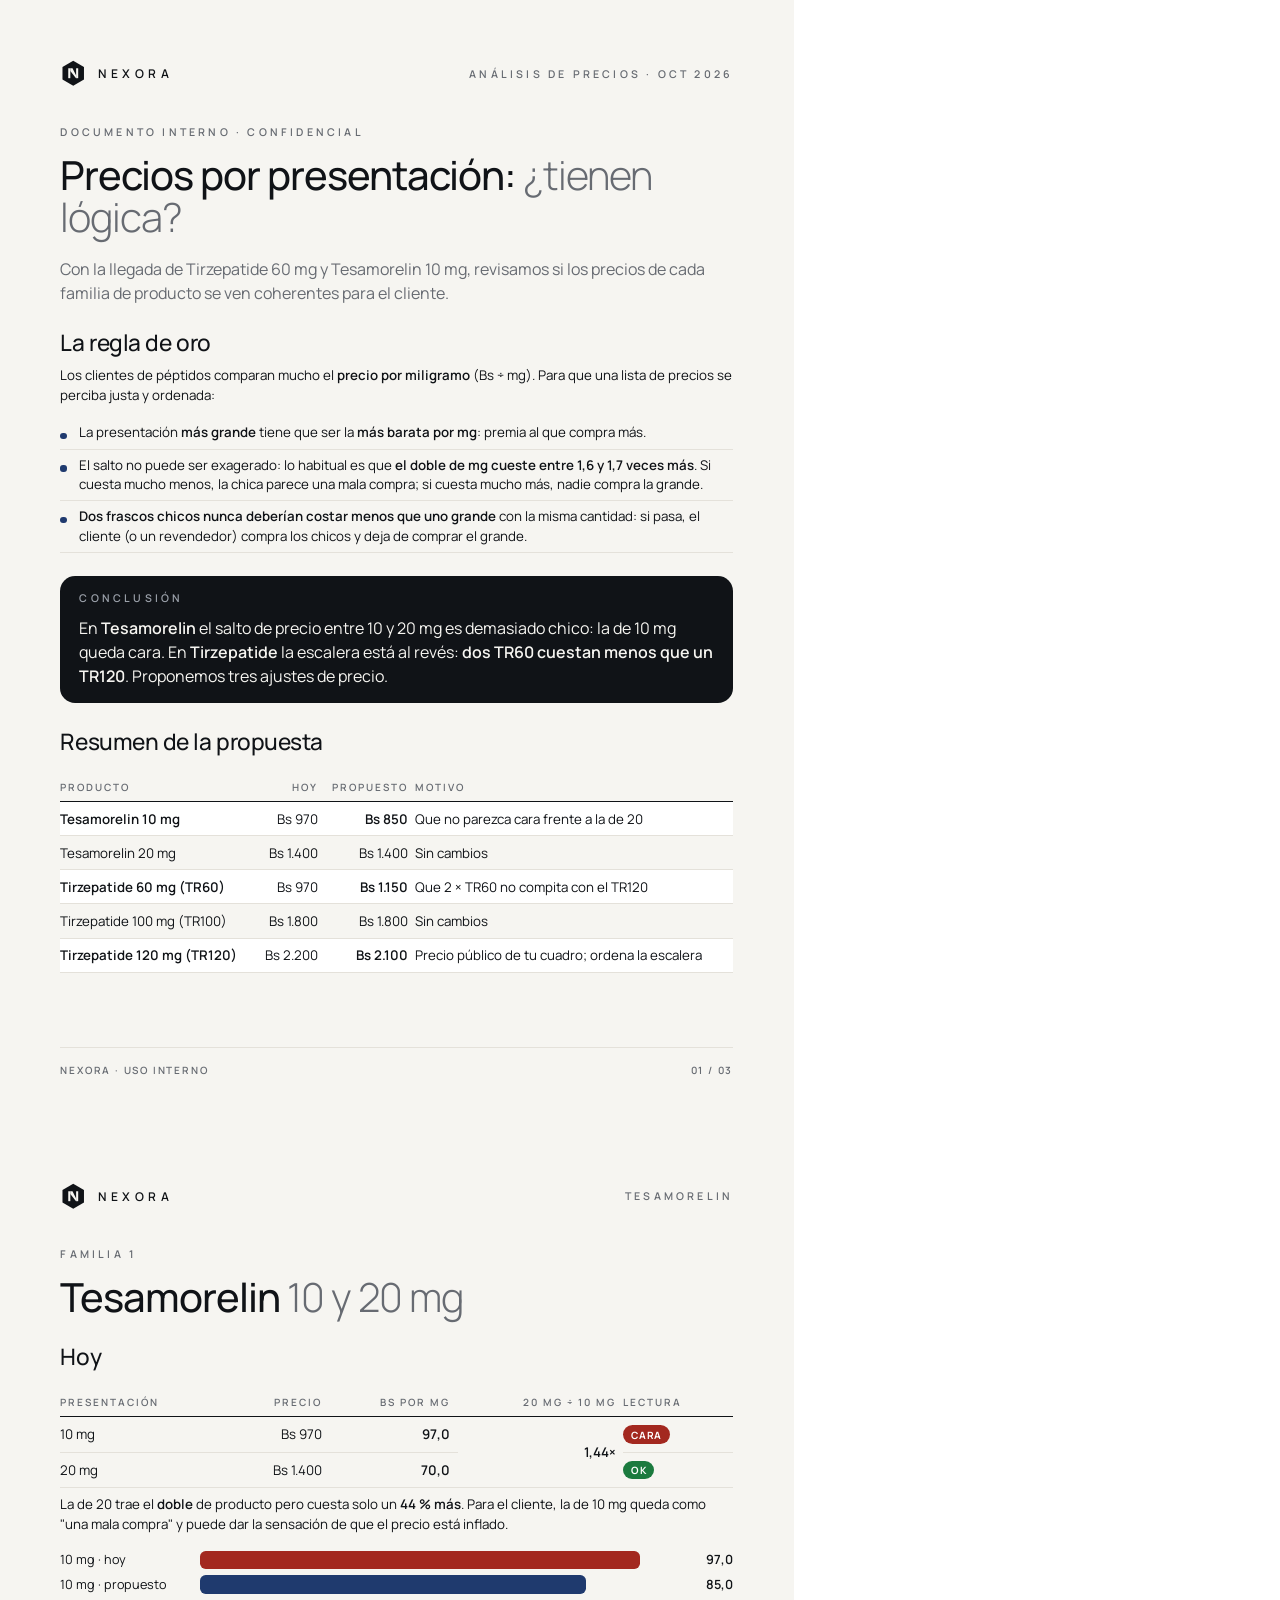
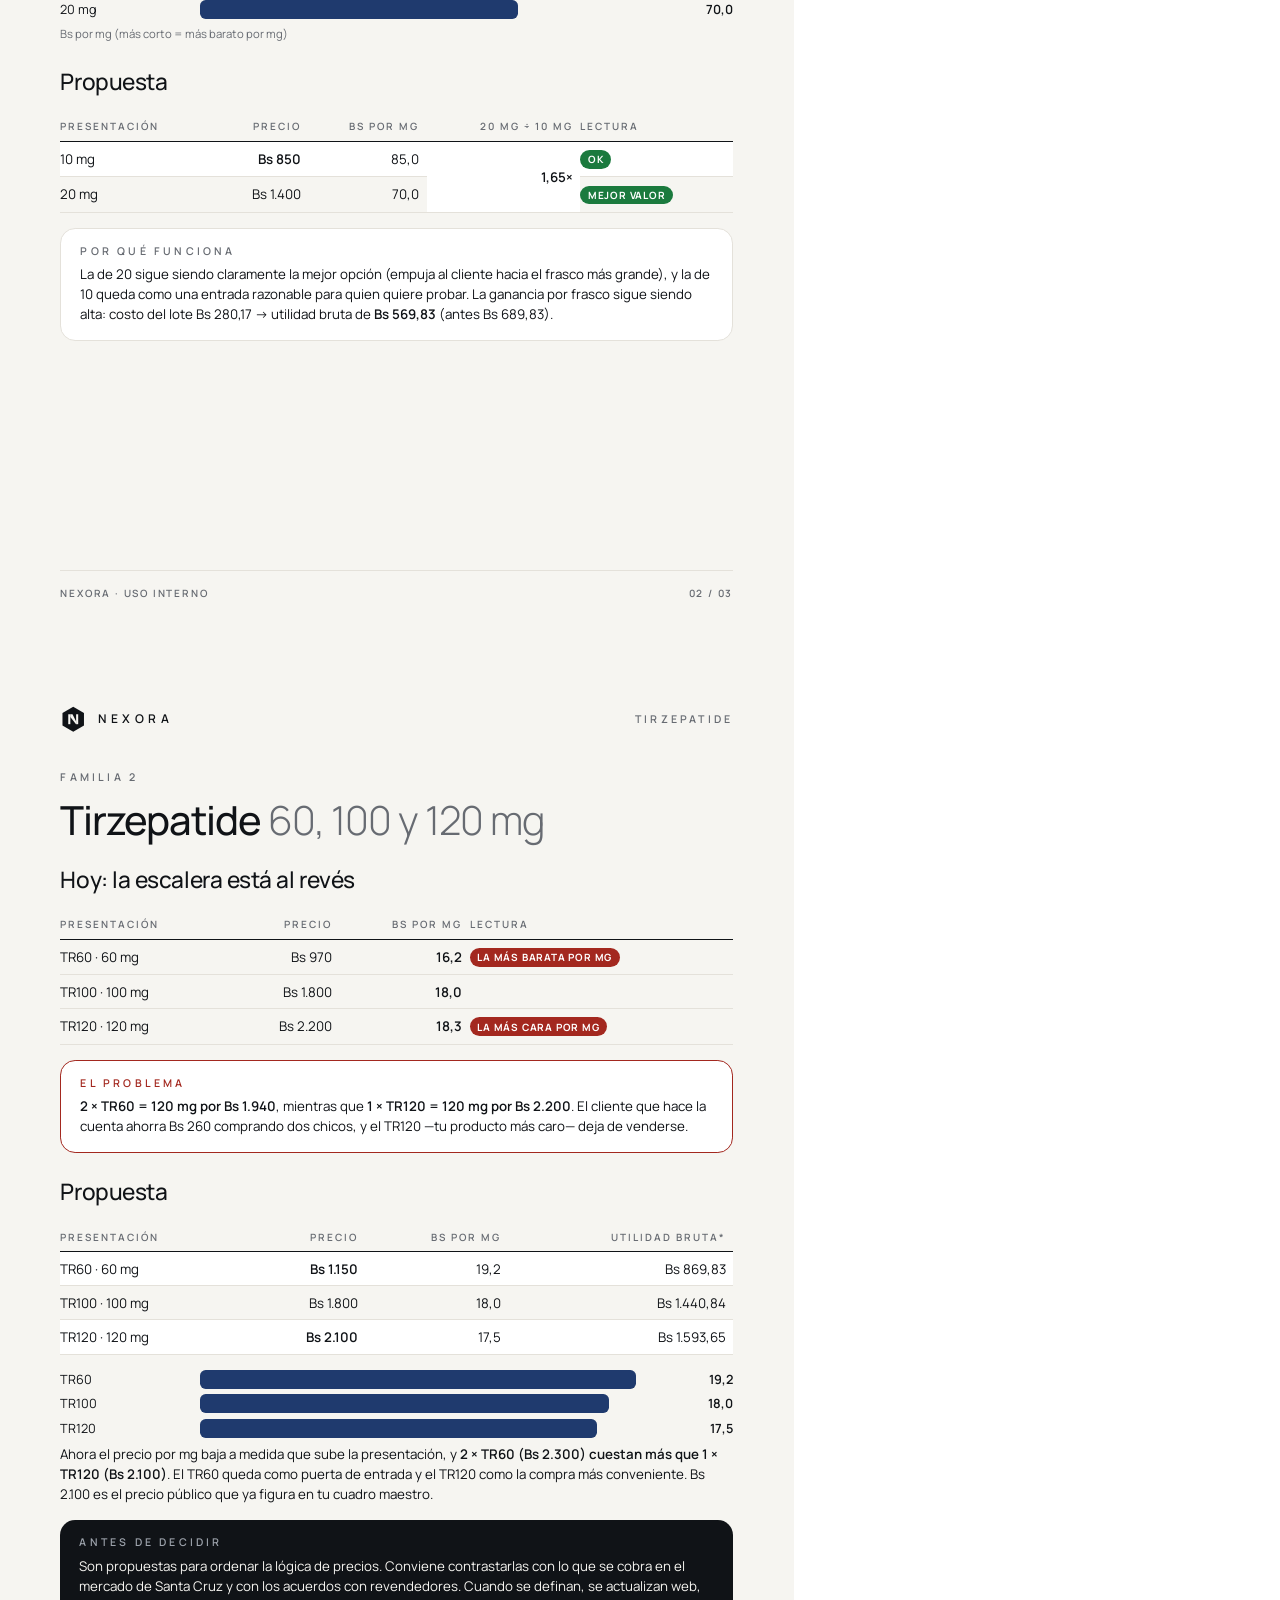
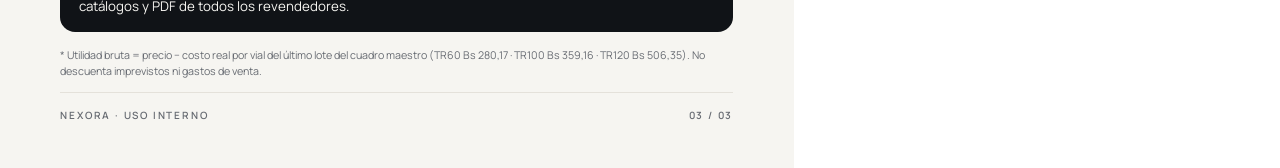
<file: marketing/precios/analisis.html>
<!doctype html><html lang="es"><head><meta charset="utf-8"><title>Análisis de precios</title>
<link href="https://fonts.googleapis.com/css2?family=Manrope:wght@300;400;500;600;700&display=swap" rel="stylesheet">
<style>
@page{size:A4;margin:0}
:root{--bg:#F6F5F1;--ink:#101317;--mute:#676B72;--line:#E4E1DA;--accent:#1F3A6E;--ok:#1B7A3E;--bad:#A3281F;--warn:#B26A00}
*{margin:0;padding:0;box-sizing:border-box}
body{font-family:Manrope,sans-serif;color:var(--ink);-webkit-print-color-adjust:exact;print-color-adjust:exact}
.page{width:210mm;height:297mm;background:var(--bg);position:relative;overflow:hidden;page-break-after:always;padding:16mm}
.head{display:flex;justify-content:space-between;align-items:center;font-size:8pt;letter-spacing:.3em;font-weight:600;color:var(--mute)}
.brand{display:flex;align-items:center;gap:3mm;color:var(--ink);letter-spacing:.38em;font-size:9pt}
.brand svg{width:7mm;height:7mm}
.eyebrow{font-size:8pt;letter-spacing:.3em;text-transform:uppercase;color:var(--mute);font-weight:600}
h1{font-size:30pt;font-weight:500;letter-spacing:-.025em;line-height:1.05;margin:4mm 0 0}
h1 em,h2 em{font-style:normal;font-weight:300;color:var(--mute)}
h2{font-size:17pt;font-weight:500;letter-spacing:-.02em;margin:6mm 0 2mm}
p{font-size:10pt;line-height:1.5;margin-top:2mm}
p.lead{font-size:12pt;color:var(--mute);margin-top:5mm}
table{width:100%;border-collapse:collapse;font-size:10pt;margin-top:4mm}
th{text-align:left;font-size:7.5pt;letter-spacing:.2em;text-transform:uppercase;color:var(--mute);font-weight:600;padding:2mm 2mm 2mm 0;border-bottom:1px solid var(--ink)}
td{padding:2mm 2mm 2mm 0;border-bottom:1px solid var(--line)}
td.n,th.n{text-align:right}
.hl td{background:#fff}
b{font-weight:600}
.tag{display:inline-block;font-size:7.5pt;font-weight:700;letter-spacing:.08em;padding:.6mm 2mm;border-radius:99px;color:#fff}
.t-ok{background:var(--ok)}.t-bad{background:var(--bad)}.t-warn{background:var(--warn)}
.box{background:#fff;border:1px solid var(--line);border-radius:4mm;padding:4mm 5mm;margin-top:4mm}
.box.dark{background:var(--ink);color:#F6F5F1;border:0}
.box.dark .eyebrow{color:#9CA2AB}
.bars{margin-top:4mm}
.bar{display:grid;grid-template-columns:34mm 1fr 18mm;align-items:center;gap:3mm;font-size:9.5pt;margin:1.5mm 0}
.bar .t{height:5mm;border-radius:1.5mm;background:var(--accent)}
.bar .t.bad{background:var(--bad)}
.bar .v{text-align:right;font-weight:600}
.foot{position:absolute;left:16mm;right:16mm;bottom:12mm;display:flex;justify-content:space-between;font-size:7.5pt;letter-spacing:.18em;text-transform:uppercase;color:var(--mute);font-weight:600;border-top:1px solid var(--line);padding-top:4mm}
ul{list-style:none;margin-top:3mm}
li{font-size:10pt;line-height:1.45;padding:1.6mm 0 1.6mm 5mm;position:relative;border-bottom:1px solid var(--line)}
li::before{content:"";position:absolute;left:0;top:4.2mm;width:1.6mm;height:1.6mm;border-radius:50%;background:var(--accent)}
.two{display:grid;grid-template-columns:1fr 1fr;gap:6mm}
</style></head><body>
<script>
const MARK='<svg viewBox="0 0 64 64"><path d="M32 2 58 17v30L32 62 6 47V17Z" fill="#101317"/><g fill="#F6F5F1"><rect x="20" y="20" width="5" height="24"/><rect x="39" y="20" width="5" height="24"/><path d="M25 20h5.2l8.8 17.5V44h-.2L25 26.5Z"/></g></svg>';
document.write = document.write;
</script>

<!-- PÁGINA 1 -->
<section class="page">
  <div class="head"><div class="brand"><span class="mk"></span>NEXORA</div><span>ANÁLISIS DE PRECIOS · OCT 2026</span></div>
  <div class="eyebrow" style="margin-top:10mm">Documento interno · confidencial</div>
  <h1>Precios por presentación: <em>¿tienen lógica?</em></h1>
  <p class="lead">Con la llegada de Tirzepatide 60 mg y Tesamorelin 10 mg, revisamos si los precios de cada familia de producto se ven coherentes para el cliente.</p>

  <h2>La regla de oro</h2>
  <p>Los clientes de péptidos comparan mucho el <b>precio por miligramo</b> (Bs ÷ mg). Para que una lista de precios se perciba justa y ordenada:</p>
  <ul>
    <li>La presentación <b>más grande</b> tiene que ser la <b>más barata por mg</b>: premia al que compra más.</li>
    <li>El salto no puede ser exagerado: lo habitual es que <b>el doble de mg cueste entre 1,6 y 1,7 veces más</b>. Si cuesta mucho menos, la chica parece una mala compra; si cuesta mucho más, nadie compra la grande.</li>
    <li><b>Dos frascos chicos nunca deberían costar menos que uno grande</b> con la misma cantidad: si pasa, el cliente (o un revendedor) compra los chicos y deja de comprar el grande.</li>
  </ul>

  <div class="box dark" style="margin-top:6mm">
    <div class="eyebrow">Conclusión</div>
    <p style="font-size:12pt;margin-top:3mm;color:#F6F5F1">En <b>Tesamorelin</b> el salto de precio entre 10 y 20 mg es demasiado chico: la de 10 mg queda cara. En <b>Tirzepatide</b> la escalera está al revés: <b>dos TR60 cuestan menos que un TR120</b>. Proponemos tres ajustes de precio.</p>
  </div>

  <h2>Resumen de la propuesta</h2>
  <table>
    <tr><th>Producto</th><th class="n">Hoy</th><th class="n">Propuesto</th><th>Motivo</th></tr>
    <tr class="hl"><td><b>Tesamorelin 10 mg</b></td><td class="n">Bs 970</td><td class="n"><b>Bs 850</b></td><td>Que no parezca cara frente a la de 20</td></tr>
    <tr><td>Tesamorelin 20 mg</td><td class="n">Bs 1.400</td><td class="n">Bs 1.400</td><td>Sin cambios</td></tr>
    <tr class="hl"><td><b>Tirzepatide 60 mg (TR60)</b></td><td class="n">Bs 970</td><td class="n"><b>Bs 1.150</b></td><td>Que 2 × TR60 no compita con el TR120</td></tr>
    <tr><td>Tirzepatide 100 mg (TR100)</td><td class="n">Bs 1.800</td><td class="n">Bs 1.800</td><td>Sin cambios</td></tr>
    <tr class="hl"><td><b>Tirzepatide 120 mg (TR120)</b></td><td class="n">Bs 2.200</td><td class="n"><b>Bs 2.100</b></td><td>Precio público de tu cuadro; ordena la escalera</td></tr>
  </table>
  <div class="foot"><span>Nexora · Uso interno</span><span>01 / 03</span></div>
</section>

<!-- PÁGINA 2 -->
<section class="page">
  <div class="head"><div class="brand"><span class="mk"></span>NEXORA</div><span>TESAMORELIN</span></div>
  <div class="eyebrow" style="margin-top:10mm">Familia 1</div>
  <h1>Tesamorelin <em>10 y 20 mg</em></h1>

  <h2>Hoy</h2>
  <table>
    <tr><th>Presentación</th><th class="n">Precio</th><th class="n">Bs por mg</th><th class="n">20 mg ÷ 10 mg</th><th>Lectura</th></tr>
    <tr><td>10 mg</td><td class="n">Bs 970</td><td class="n"><b>97,0</b></td><td class="n" rowspan="2" style="vertical-align:middle"><b>1,44×</b></td><td><span class="tag t-bad">CARA</span></td></tr>
    <tr><td>20 mg</td><td class="n">Bs 1.400</td><td class="n"><b>70,0</b></td><td><span class="tag t-ok">OK</span></td></tr>
  </table>
  <p>La de 20 trae el <b>doble</b> de producto pero cuesta solo un <b>44 % más</b>. Para el cliente, la de 10 mg queda como "una mala compra" y puede dar la sensación de que el precio está inflado.</p>

  <div class="bars">
    <div class="bar"><span>10 mg · hoy</span><div class="t bad" style="width:97%"></div><span class="v">97,0</span></div>
    <div class="bar"><span>10 mg · propuesto</span><div class="t" style="width:85%"></div><span class="v">85,0</span></div>
    <div class="bar"><span>20 mg</span><div class="t" style="width:70%"></div><span class="v">70,0</span></div>
    <p style="font-size:8.5pt;color:var(--mute)">Bs por mg (más corto = más barato por mg)</p>
  </div>

  <h2>Propuesta</h2>
  <table>
    <tr><th>Presentación</th><th class="n">Precio</th><th class="n">Bs por mg</th><th class="n">20 mg ÷ 10 mg</th><th>Lectura</th></tr>
    <tr class="hl"><td>10 mg</td><td class="n"><b>Bs 850</b></td><td class="n">85,0</td><td class="n" rowspan="2" style="vertical-align:middle"><b>1,65×</b></td><td><span class="tag t-ok">OK</span></td></tr>
    <tr><td>20 mg</td><td class="n">Bs 1.400</td><td class="n">70,0</td><td><span class="tag t-ok">MEJOR VALOR</span></td></tr>
  </table>

  <div class="box">
    <div class="eyebrow">Por qué funciona</div>
    <p>La de 20 sigue siendo claramente la mejor opción (empuja al cliente hacia el frasco más grande), y la de 10 queda como una entrada razonable para quien quiere probar. La ganancia por frasco sigue siendo alta: costo del lote Bs 280,17 → utilidad bruta de <b>Bs 569,83</b> (antes Bs 689,83).</p>
  </div>
  <div class="foot"><span>Nexora · Uso interno</span><span>02 / 03</span></div>
</section>

<!-- PÁGINA 3 -->
<section class="page">
  <div class="head"><div class="brand"><span class="mk"></span>NEXORA</div><span>TIRZEPATIDE</span></div>
  <div class="eyebrow" style="margin-top:10mm">Familia 2</div>
  <h1>Tirzepatide <em>60, 100 y 120 mg</em></h1>

  <h2>Hoy: la escalera está al revés</h2>
  <table>
    <tr><th>Presentación</th><th class="n">Precio</th><th class="n">Bs por mg</th><th>Lectura</th></tr>
    <tr><td>TR60 · 60 mg</td><td class="n">Bs 970</td><td class="n"><b>16,2</b></td><td><span class="tag t-bad">LA MÁS BARATA POR MG</span></td></tr>
    <tr><td>TR100 · 100 mg</td><td class="n">Bs 1.800</td><td class="n"><b>18,0</b></td><td></td></tr>
    <tr><td>TR120 · 120 mg</td><td class="n">Bs 2.200</td><td class="n"><b>18,3</b></td><td><span class="tag t-bad">LA MÁS CARA POR MG</span></td></tr>
  </table>
  <div class="box" style="border-color:var(--bad)">
    <div class="eyebrow" style="color:var(--bad)">El problema</div>
    <p><b>2 × TR60 = 120 mg por Bs 1.940</b>, mientras que <b>1 × TR120 = 120 mg por Bs 2.200</b>. El cliente que hace la cuenta ahorra Bs 260 comprando dos chicos, y el TR120 —tu producto más caro— deja de venderse.</p>
  </div>

  <h2>Propuesta</h2>
  <table>
    <tr><th>Presentación</th><th class="n">Precio</th><th class="n">Bs por mg</th><th class="n">Utilidad bruta*</th></tr>
    <tr class="hl"><td>TR60 · 60 mg</td><td class="n"><b>Bs 1.150</b></td><td class="n">19,2</td><td class="n">Bs 869,83</td></tr>
    <tr><td>TR100 · 100 mg</td><td class="n">Bs 1.800</td><td class="n">18,0</td><td class="n">Bs 1.440,84</td></tr>
    <tr class="hl"><td>TR120 · 120 mg</td><td class="n"><b>Bs 2.100</b></td><td class="n">17,5</td><td class="n">Bs 1.593,65</td></tr>
  </table>
  <div class="bars">
    <div class="bar"><span>TR60</span><div class="t" style="width:96%"></div><span class="v">19,2</span></div>
    <div class="bar"><span>TR100</span><div class="t" style="width:90%"></div><span class="v">18,0</span></div>
    <div class="bar"><span>TR120</span><div class="t" style="width:87.5%"></div><span class="v">17,5</span></div>
  </div>
  <p>Ahora el precio por mg baja a medida que sube la presentación, y <b>2 × TR60 (Bs 2.300) cuestan más que 1 × TR120 (Bs 2.100)</b>. El TR60 queda como puerta de entrada y el TR120 como la compra más conveniente. Bs 2.100 es el precio público que ya figura en tu cuadro maestro.</p>

  <div class="box dark">
    <div class="eyebrow">Antes de decidir</div>
    <p style="color:#F6F5F1">Son propuestas para ordenar la lógica de precios. Conviene contrastarlas con lo que se cobra en el mercado de Santa Cruz y con los acuerdos con revendedores. Cuando se definan, se actualizan web, catálogos y PDF de todos los revendedores.</p>
  </div>
  <p style="font-size:8pt;color:var(--mute);margin-top:4mm">* Utilidad bruta = precio − costo real por vial del último lote del cuadro maestro (TR60 Bs 280,17 · TR100 Bs 359,16 · TR120 Bs 506,35). No descuenta imprevistos ni gastos de venta.</p>
  <div class="foot"><span>Nexora · Uso interno</span><span>03 / 03</span></div>
</section>
<script>document.querySelectorAll('.mk').forEach(e=>e.outerHTML=MARK);</script>
</body></html>
</file>
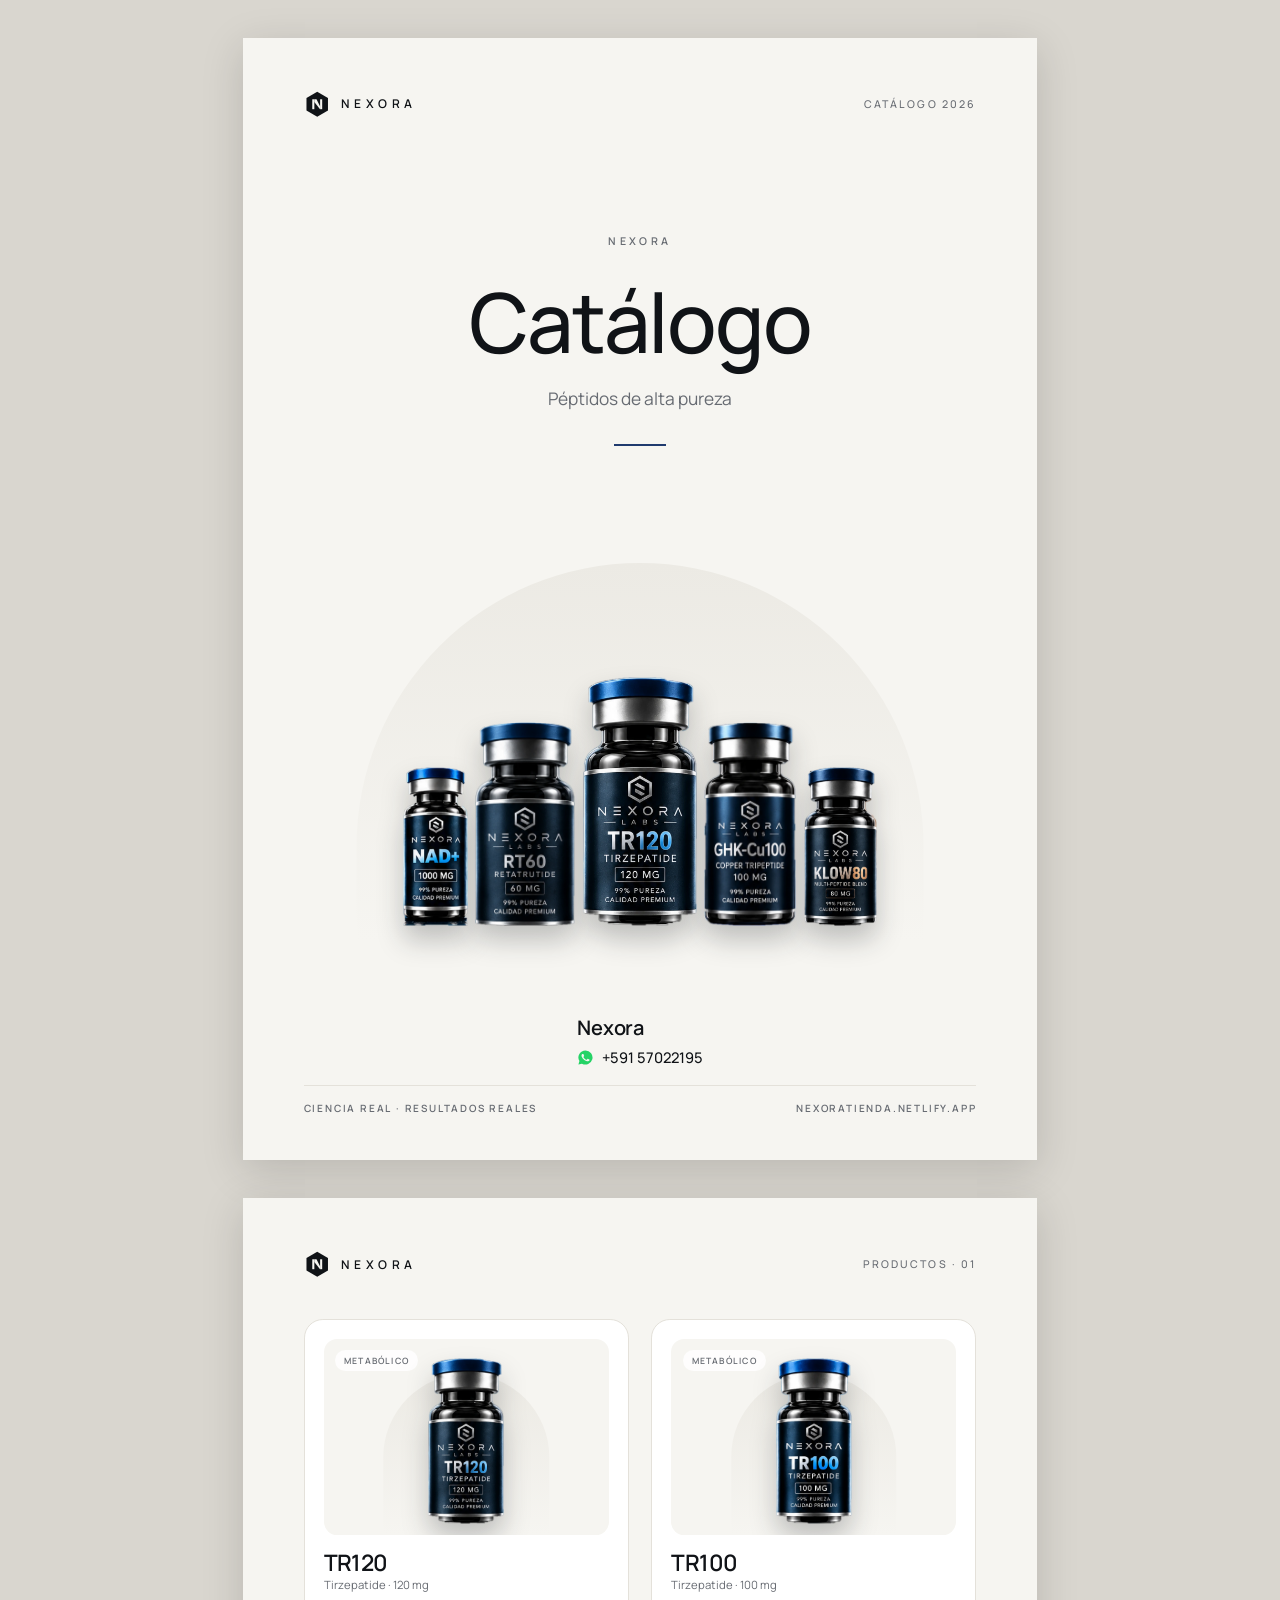
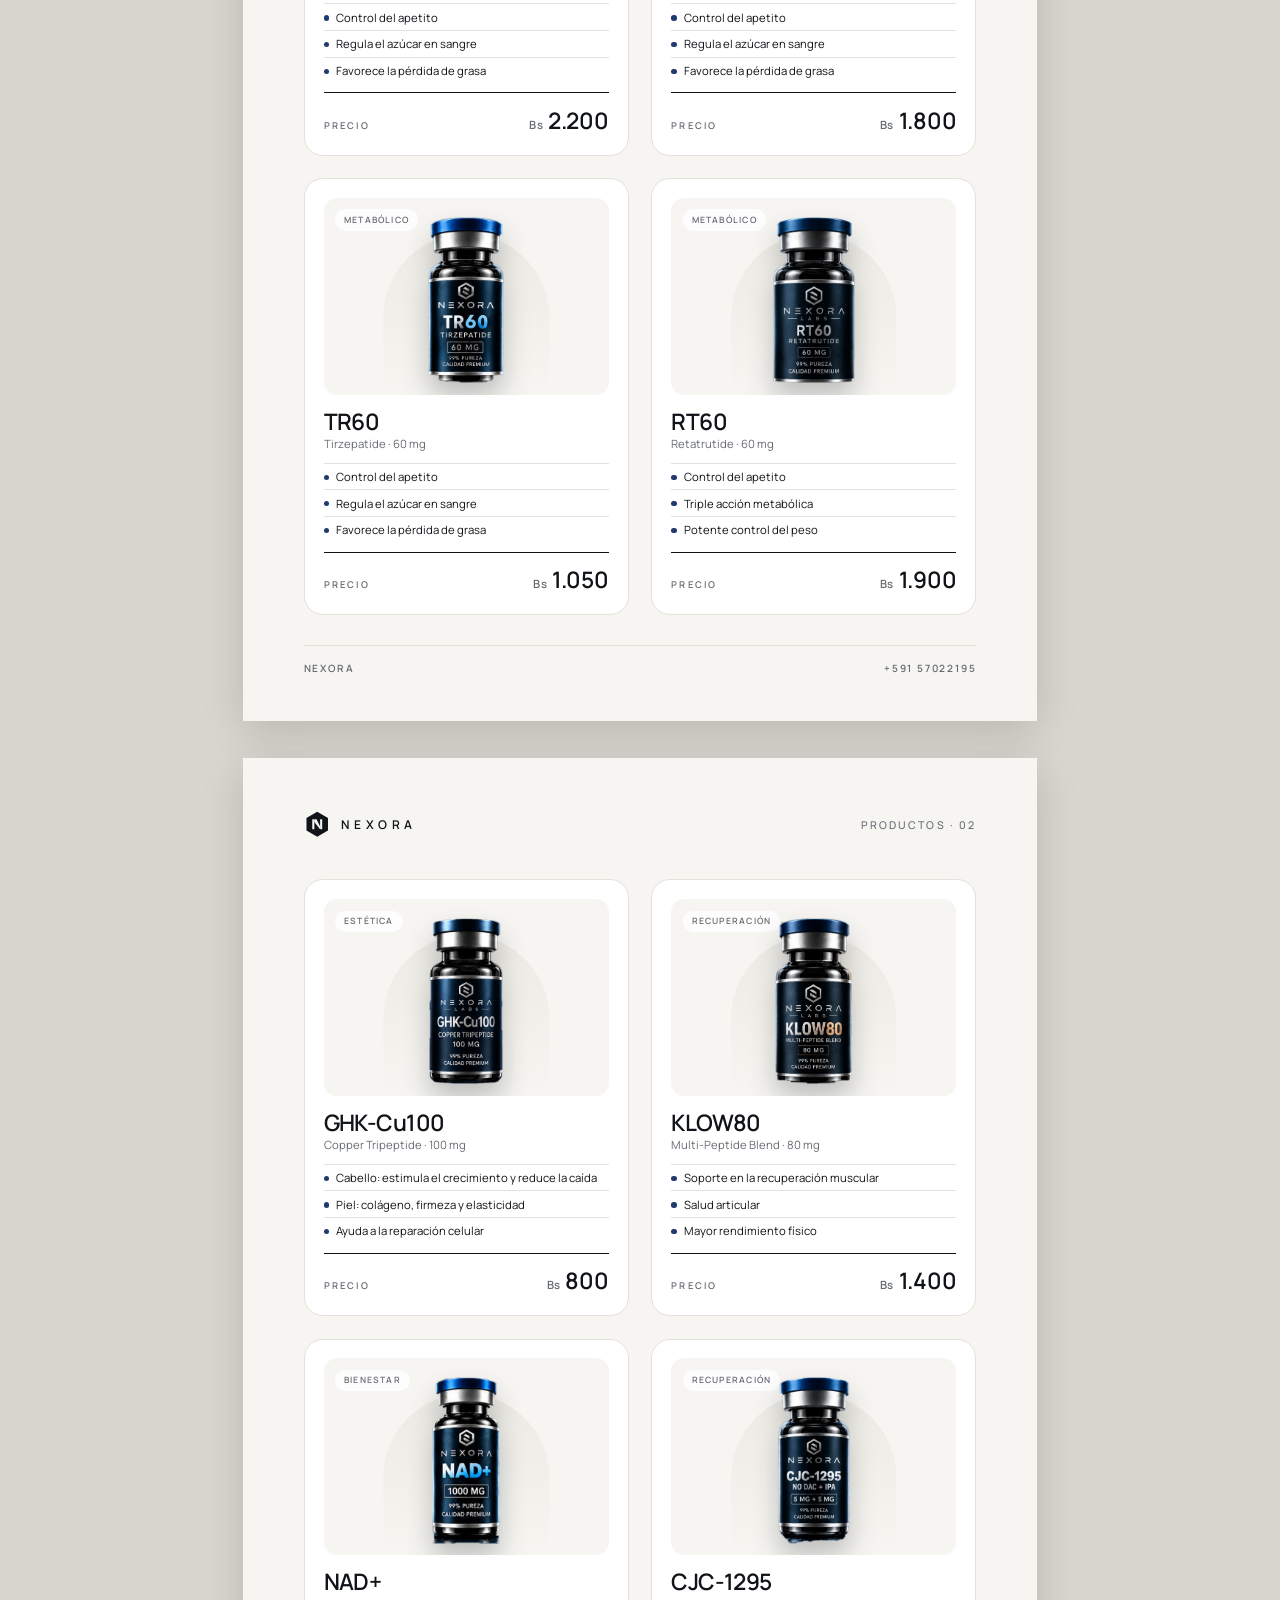
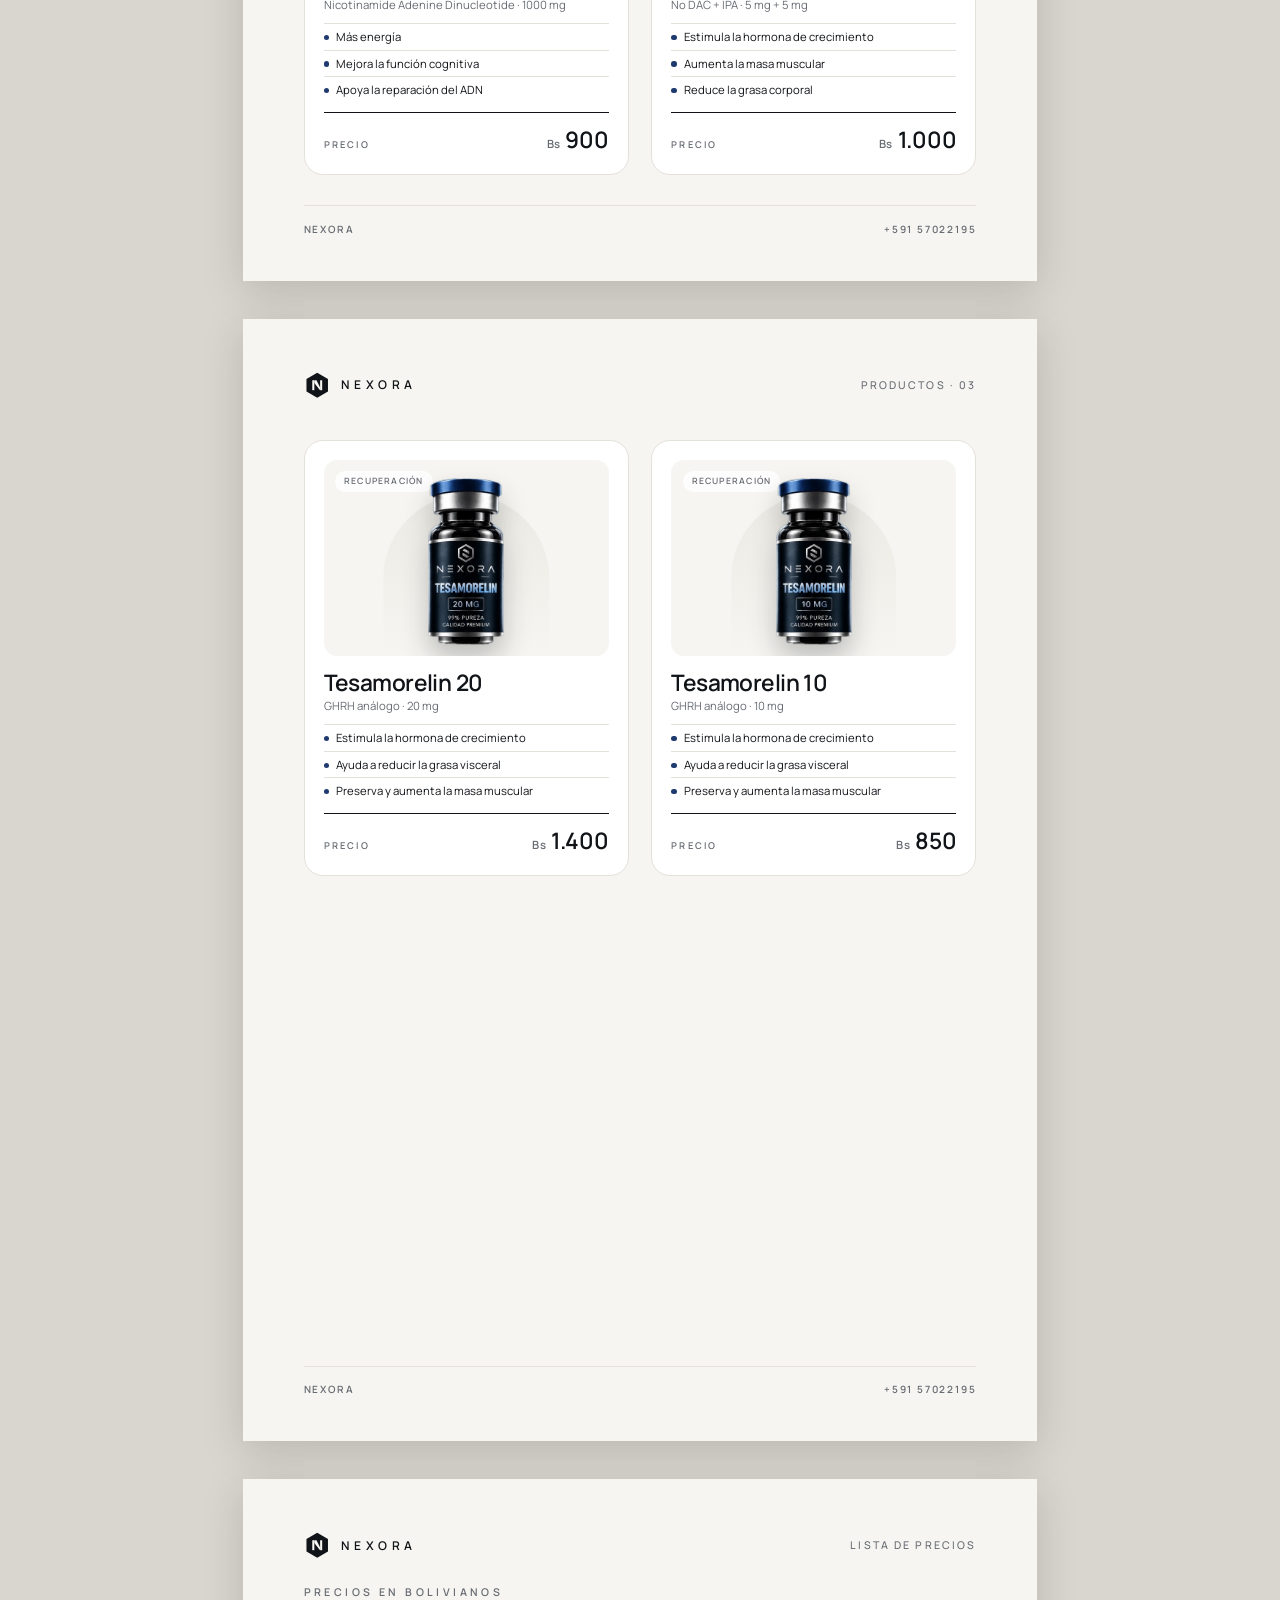
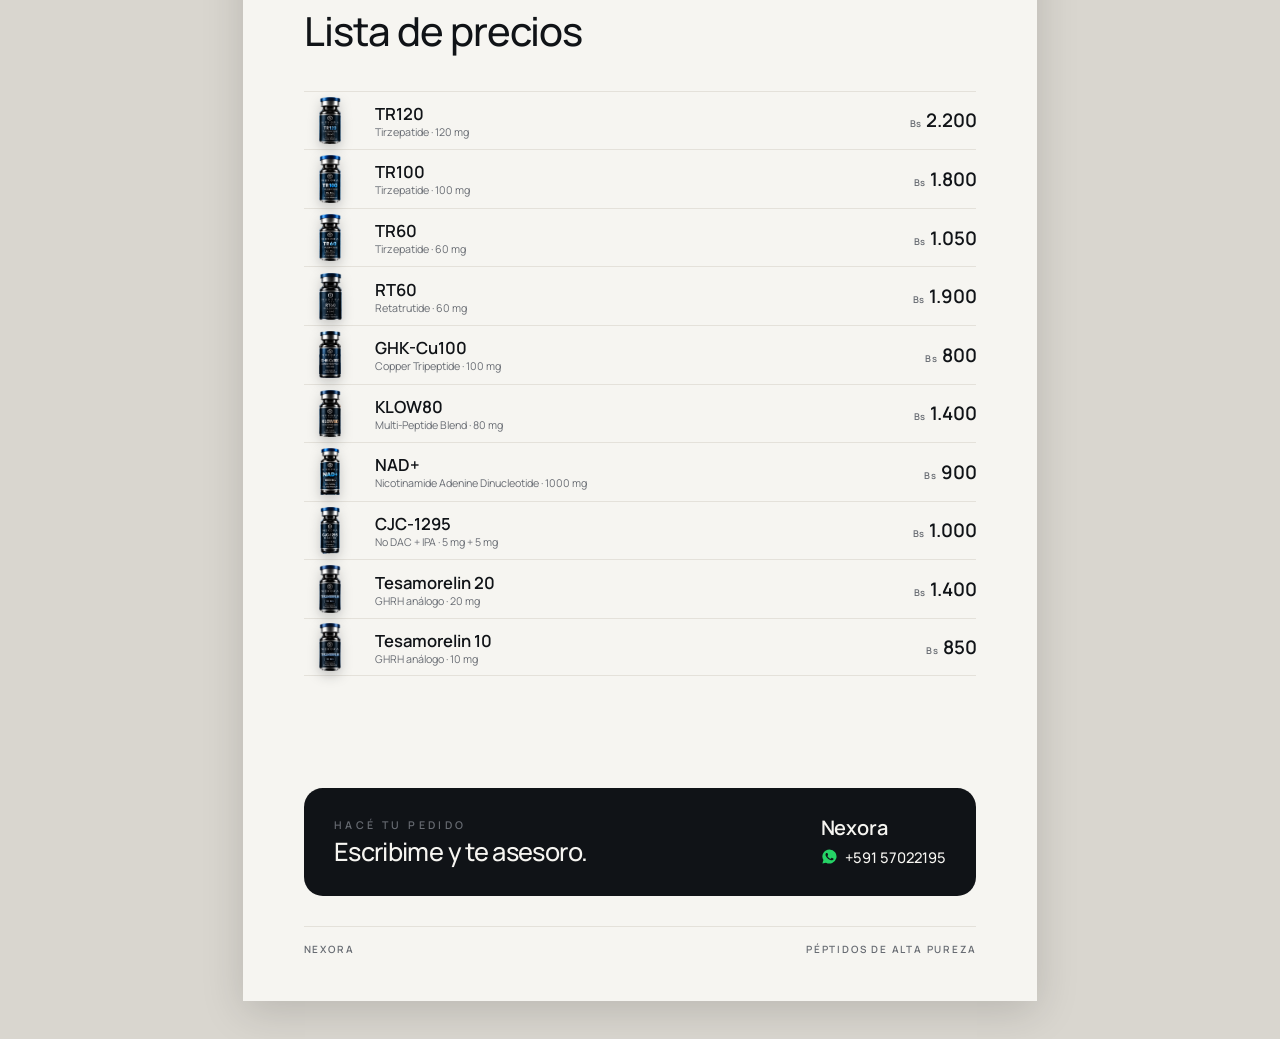
<file: marketing/revendedores/plantilla.html>
<!doctype html>
<html lang="es">
<head>
<meta charset="utf-8">
<title>Nexora</title>
<link href="https://fonts.googleapis.com/css2?family=Manrope:wght@300;400;500;600;700&display=swap" rel="stylesheet">
<style>
  @page { size: A4; margin: 0; }
  :root{ --bg:#F6F5F1; --surface:#fff; --ink:#101317; --mute:#676B72; --line:#E4E1DA; --arch:#ECEAE4; --accent:#1F3A6E; --wa:#25D366; }
  *{ margin:0; padding:0; box-sizing:border-box; }
  html,body{ background:#d9d6cf; }
  body{ font-family:Manrope, "Avenir Next", sans-serif; color:var(--ink); -webkit-font-smoothing:antialiased;
        -webkit-print-color-adjust:exact; print-color-adjust:exact; }
  .page{ width:210mm; height:297mm; background:var(--bg); position:relative; overflow:hidden; page-break-after:always; margin:0 auto; }
  @media screen{ .page{ margin:10mm auto; box-shadow:0 10px 40px rgba(0,0,0,.15); } }
  .page.dark{ background:var(--ink); color:#F6F5F1; }

  /* marca */
  .brand{ display:flex; align-items:center; gap:3mm; font-weight:600; letter-spacing:.38em; font-size:9pt; }
  .mark{ width:7mm; height:7mm; flex:none; }
  .mark .h{ fill:var(--ink); } .mark .n{ fill:var(--bg); }
  .dark .mark .h{ fill:#F6F5F1; } .dark .mark .n{ fill:var(--ink); }
  .head{ position:absolute; left:16mm; right:16mm; top:14mm; display:flex; justify-content:space-between; align-items:center; }
  .pnum{ font-size:8pt; letter-spacing:.2em; color:var(--mute); font-weight:500; }
  .foot{ position:absolute; left:16mm; right:16mm; bottom:12mm; display:flex; justify-content:space-between; align-items:center;
         font-size:7.5pt; letter-spacing:.18em; text-transform:uppercase; color:var(--mute); font-weight:600; border-top:1px solid var(--line); padding-top:4mm; }
  .dark .foot{ border-color:rgba(255,255,255,.14); color:#9CA2AB; }

  .eyebrow{ font-size:8pt; letter-spacing:.32em; text-transform:uppercase; color:var(--mute); font-weight:600; }
  .dark .eyebrow{ color:#9CA2AB; }
  h1,h2,h3{ font-weight:500; letter-spacing:-.025em; line-height:1.04; }
  em{ font-style:normal; font-weight:300; color:var(--mute); }
  .dark em{ color:#9CA2AB; }
  .price{ font-weight:600; letter-spacing:-.01em; white-space:nowrap; }
  .price small{ font-size:.5em; color:var(--mute); font-weight:600; margin-right:1.2mm; letter-spacing:.06em; }
  .vial{ filter:drop-shadow(0 4mm 3.5mm rgba(16,19,23,.24)); }
  .archbg{ position:absolute; left:50%; transform:translateX(-50%); bottom:0; border-radius:999px 999px 0 0;
           background:linear-gradient(180deg,var(--arch),rgba(236,234,228,0)); }

  /* contacto del revendedor */
  .contact{ display:flex; align-items:center; gap:6mm; }
  .qr{ width:30mm; height:30mm; background:#fff; border-radius:3mm; padding:2mm; flex:none; border:1px solid var(--line); }
  .qr svg{ width:100%; height:100%; display:block; }
  .who{ font-size:9pt; color:var(--mute); }
  .who b{ display:block; font-size:15pt; color:var(--ink); font-weight:600; letter-spacing:-.01em; margin-top:1mm; }
  .who span{ display:inline-flex; align-items:center; gap:2mm; font-size:11pt; color:var(--ink); font-weight:500; margin-top:1.5mm; }
  .who span svg{ width:4.5mm; height:4.5mm; color:var(--wa); }
  .dark .who{ color:#9CA2AB; } .dark .who b, .dark .who span{ color:#F6F5F1; }

  /* ---------- catálogo ---------- */
  .cover h1{ font-size:62pt; }
  .lineup{ position:absolute; left:0; right:0; bottom:62mm; display:flex; justify-content:center; align-items:flex-end; gap:2mm; }
  .grid{ position:absolute; left:16mm; right:16mm; top:32mm; bottom:28mm; display:grid; grid-template-columns:1fr 1fr; grid-template-rows:1fr 1fr; gap:6mm; }
  .card{ background:var(--surface); border:1px solid var(--line); border-radius:5mm; padding:5mm; display:flex; flex-direction:column; overflow:hidden; }
  .card .ph{ position:relative; height:52mm; border-radius:3.5mm; background:var(--bg); display:flex; justify-content:center; align-items:flex-end; overflow:hidden; }
  .card .ph .archbg{ width:58%; height:82%; }
  .card .ph img{ position:relative; height:44mm; margin-bottom:3mm; }
  .card .tag{ position:absolute; top:3mm; left:3mm; font-size:6.5pt; letter-spacing:.14em; text-transform:uppercase; font-weight:600; color:var(--mute); background:rgba(255,255,255,.85); padding:1.2mm 2.4mm; border-radius:99px; }
  .card h3{ font-size:17pt; font-weight:600; margin-top:4mm; }
  .card .sub{ font-size:8.5pt; color:var(--mute); margin-top:.8mm; }
  .card ul{ list-style:none; margin-top:3mm; font-size:8.5pt; }
  .card li{ padding:1.4mm 0; border-top:1px solid var(--line); display:flex; gap:2mm; }
  .card li::before{ content:""; width:1.4mm; height:1.4mm; border-radius:50%; background:var(--accent); margin-top:1.5mm; flex:none; }
  .card .row{ margin-top:auto; padding-top:3mm; border-top:1px solid var(--ink); display:flex; justify-content:space-between; align-items:baseline; }
  .card .row .l{ font-size:7pt; letter-spacing:.24em; color:var(--mute); font-weight:600; }
  .card .row .price{ font-size:17pt; }

  .plist{ position:absolute; left:16mm; right:16mm; top:44mm; }
  .plist .r{ display:grid; grid-template-columns:14mm 1fr auto; align-items:center; gap:5mm; height:15.5mm; border-top:1px solid var(--line); }
  .plist .r:last-child{ border-bottom:1px solid var(--line); }
  .plist img{ height:12.5mm; margin:0 auto; filter:drop-shadow(0 1.5mm 1.5mm rgba(16,19,23,.2)); }
  .plist b{ font-size:12.5pt; font-weight:600; } .plist .s{ font-size:8pt; color:var(--mute); }
  .plist .price{ font-size:14pt; }
  .endbox{ position:absolute; left:16mm; right:16mm; bottom:28mm; background:var(--ink); color:#F6F5F1; border-radius:5mm; padding:7mm 8mm; display:flex; justify-content:space-between; align-items:center; gap:8mm; }
  .endbox h3{ font-size:19pt; }
  .endbox .who{ color:#9CA2AB; } .endbox .who b, .endbox .who span{ color:#F6F5F1; }

  /* ---------- fichas ---------- */
  .ficha .top{ position:absolute; left:0; right:0; top:26mm; height:96mm; display:grid; grid-template-columns:78mm 1fr; }
  .ficha .vis{ position:relative; display:flex; justify-content:center; align-items:flex-end; }
  .ficha .vis .archbg{ width:62mm; height:86mm; }
  .ficha .vis img{ position:relative; height:82mm; margin-bottom:4mm; }
  .ficha .ttl{ padding:6mm 16mm 0 4mm; display:flex; flex-direction:column; justify-content:center; }
  .ficha .ttl h1{ font-size:40pt; font-weight:600; margin-top:3mm; }
  .ficha .ttl .sub{ font-size:11pt; color:var(--mute); margin-top:2mm; }
  .ficha .ttl .tagline{ font-size:11pt; margin-top:6mm; line-height:1.45; }
  .ficha .ttl .price{ font-size:22pt; margin-top:6mm; }
  .ficha .body{ position:absolute; left:16mm; right:16mm; top:130mm; bottom:28mm; display:grid; grid-template-columns:1.15fr 1fr; gap:9mm; }
  .blk + .blk{ margin-top:6mm; }
  .blk h4{ font-size:7.5pt; letter-spacing:.28em; text-transform:uppercase; color:var(--mute); font-weight:600; padding-bottom:2mm; border-bottom:1px solid var(--ink); margin-bottom:2.5mm; }
  .blk p{ font-size:9.5pt; line-height:1.55; }
  .blk ul{ list-style:none; font-size:9.5pt; }
  .blk li{ padding:1.9mm 0; border-bottom:1px solid var(--line); display:flex; gap:2.5mm; }
  .blk li::before{ content:""; width:1.5mm; height:1.5mm; border-radius:50%; background:var(--accent); margin-top:1.8mm; flex:none; }
  .spec{ display:grid; grid-template-columns:auto 1fr; gap:1.6mm 5mm; font-size:9pt; }
  .spec dt{ color:var(--mute); } .spec dd{ font-weight:500; }
  .labbox{ background:var(--surface); border:1px solid var(--line); border-radius:3.5mm; padding:4mm; }
  .labbox .q{ font-size:8pt; color:var(--mute); }
  .labbox ul li{ border-bottom:0; padding:.8mm 0; font-size:9pt; }
  .ficha .cta{ position:absolute; left:16mm; right:16mm; bottom:24mm; }

  /* ---------- guía ---------- */
  .gbody{ position:absolute; left:16mm; right:16mm; top:32mm; bottom:28mm; }
  .gbody h2{ font-size:28pt; margin:3mm 0 7mm; }
  .steps{ display:grid; gap:4mm; }
  .step{ display:grid; grid-template-columns:12mm 1fr; gap:3mm; padding:4.5mm 0; border-top:1px solid var(--line); }
  .step .n{ font-size:8pt; font-weight:600; color:var(--mute); letter-spacing:.14em; padding-top:1mm; }
  .step b{ font-size:12pt; font-weight:600; } .step p{ font-size:9.5pt; color:var(--mute); margin-top:1mm; line-height:1.5; }
  .fill{ display:inline-block; min-width:40mm; border-bottom:1px dashed var(--mute); color:var(--accent); font-weight:600; }
  .two{ display:grid; grid-template-columns:1fr 1fr; gap:8mm; }
  .yes h4{ color:#1B7A3E; border-color:#1B7A3E; } .no h4{ color:#A3281F; border-color:#A3281F; }
  .yes li::before{ background:#1B7A3E; } .no li::before{ background:#A3281F; }
  .msg{ background:var(--surface); border:1px solid var(--line); border-radius:3.5mm; padding:4mm 5mm; font-size:9.3pt; line-height:1.55; white-space:pre-line; }
  .msg + .msg{ margin-top:4mm; }
  .msg .t{ display:block; font-size:7.5pt; letter-spacing:.2em; text-transform:uppercase; color:var(--mute); font-weight:600; margin-bottom:1.5mm; white-space:normal; }
  table.sum{ width:100%; border-collapse:collapse; font-size:9pt; }
  table.sum th{ text-align:left; font-size:7pt; letter-spacing:.22em; text-transform:uppercase; color:var(--mute); font-weight:600; padding:2mm 0; border-bottom:1px solid var(--ink); }
  table.sum td{ padding:2.6mm 2mm 2.6mm 0; border-bottom:1px solid var(--line); vertical-align:top; }
  table.sum td b{ font-weight:600; }
  .legal{ font-size:8pt; color:var(--mute); line-height:1.5; }

  /* ---------- ajustes de legibilidad (se lee en el celular) ---------- */
  .plist{ top:56mm; }
  .fcover-list{ top:134mm !important; }
  .fcover-list > div{ padding:2.6mm 0 !important; }
  .ficha .top{ height:108mm; }
  .ficha .vis .archbg{ width:68mm; height:98mm; }
  .ficha .vis img{ height:94mm; }
  .ficha .ttl h1{ font-size:46pt; }
  .ficha .ttl .sub{ font-size:12.5pt; }
  .ficha .ttl .tagline{ font-size:12.5pt; }
  .ficha .ttl .price{ font-size:28pt; }
  .ficha .body{ top:144mm; }
  .blk + .blk{ margin-top:7mm; }
  .blk h4{ font-size:8.5pt; }
  .blk p, .blk ul{ font-size:11pt; }
  .blk li{ padding:2.3mm 0; }
  .blk li::before{ margin-top:2.2mm; }
  .spec{ font-size:10.5pt; }
  .labbox .q{ font-size:9pt; } .labbox ul li{ font-size:10.5pt; padding:1mm 0; }
  .gbody h2{ font-size:32pt; }
  .step{ padding:6mm 0; } .step b{ font-size:14pt; } .step p{ font-size:11pt; }
  .two .blk + .blk{ margin-top:0; }
  table.sum{ font-size:10.5pt; table-layout:fixed; }
  table.sum th{ font-size:7.5pt; }
  table.sum th:nth-child(1){ width:30%; } table.sum th:nth-child(2){ width:20%; } table.sum th:nth-child(4){ width:16%; }
  .msg{ font-size:11pt; }
  .msg + .msg{ margin-top:5mm; }
  /* fichas: contacto más compacto para que no choque con el pie */
  .ficha .body .blk + .blk{ margin-top:5mm; }
  .ficha .qr{ width:22mm; height:22mm; padding:1.5mm; }
  .ficha .who b{ font-size:13pt; } .ficha .who span{ font-size:10pt; }
  .ficha .body{ bottom:24mm; }
  .ficha .labbox ul{ display:grid; grid-template-columns:1fr 1fr; column-gap:4mm; }
  .ficha .labbox ul li{ font-size:9.3pt; white-space:nowrap; }
</style>
</head>
<body>
<script src="../../js/productos.js"></script>
<script src="fichas.js"></script>
<!--RESELLER-->
<script>
/* Datos del revendedor (los inyecta generar.py). Valores por defecto: Nexora. */
const R = window.RESELLER || { nombre:"Nexora", telefono:"+591 57022195", qr:"" };
const DOC = window.DOC || new URLSearchParams(location.search).get("doc") || "catalogo";

const MARK = '<svg class="mark" viewBox="0 0 64 64"><path class="h" d="M32 2 58 17v30L32 62 6 47V17Z"/><g class="n"><rect x="20" y="20" width="5" height="24"/><rect x="39" y="20" width="5" height="24"/><path d="M25 20h5.2l8.8 17.5V44h-.2L25 26.5Z"/></g></svg>';
const WAICON = '<svg viewBox="0 0 24 24" fill="currentColor"><path d="M12 2a10 10 0 0 0-8.6 15.1L2 22l5-1.3A10 10 0 1 0 12 2Zm5.3 14.1c-.2.6-1.3 1.2-1.8 1.2-.5.1-1 .2-3.3-.7-2.8-1.1-4.6-4-4.7-4.2-.1-.2-1.1-1.5-1.1-2.9s.7-2 1-2.3c.2-.3.5-.3.7-.3h.5c.2 0 .4 0 .6.5l.8 2c.1.2.1.4 0 .5l-.4.6-.4.4c-.1.2-.3.3-.1.6.2.3.8 1.3 1.7 2.1 1.2 1 2.1 1.3 2.4 1.5.3.1.5.1.6-.1l.9-1c.2-.3.4-.2.6-.1l1.9.9c.3.1.5.2.5.3.1.2.1.8-.2 1.4Z"/></svg>';
const fmt = n => String(n).replace(/\B(?=(\d{3})+(?!\d))/g, ".");
const bs = n => `<small>Bs</small>${fmt(n)}`;
const IMG = p => `../../assets/productos/${p.img}`;
const brand = (txt="NEXORA") => `<div class="brand">${MARK}${txt}</div>`;
const head = (right="") => `<div class="head">${brand()}<span class="pnum">${right}</span></div>`;
const foot = (l, r) => `<div class="foot"><span>${l}</span><span>${r}</span></div>`;
const who = (label="Pedidos y consultas") => `<div class="who">${label}<b${label ? "" : ' style="margin-top:0"'}>${R.nombre}</b><span>${WAICON}${R.telefono}</span></div>`;
/* Versión genérica (sin revendedor): no se muestra ningún bloque de contacto */
const GEN = !R.nombre;
const contact = (label) => GEN ? "" : `<div class="contact">${R.qr ? `<div class="qr">${R.qr}</div>` : ""}${who(label)}</div>`;
const pages = [];

/* ================= CATÁLOGO ================= */
function catalogo(){
  const lineup = ["nad","rt60","tr120","ghk100","klow80"].map(id => PRODUCTS.find(p => p.id === id)).filter(Boolean);
  const hs = [42, 54, 66, 54, 42];
  pages.push(`<section class="page cover">
    ${head("CATÁLOGO 2026")}
    <div style="position:absolute;left:16mm;right:16mm;top:52mm;text-align:center">
      <div class="eyebrow">Nexora</div>
      <h1 style="margin-top:8mm">Catálogo</h1>
      <p style="font-size:13pt;color:var(--mute);margin-top:6mm">Péptidos de alta pureza</p>
      <div style="width:14mm;height:.6mm;background:var(--accent);margin:9mm auto 0"></div>
    </div>
    <div class="archbg" style="width:150mm;height:100mm;bottom:58mm"></div>
    <div class="lineup">${lineup.map((p,i)=>`<img class="vial" src="${IMG(p)}" style="height:${hs[i]}mm">`).join("")}</div>
    <div style="position:absolute;left:16mm;right:16mm;bottom:24mm;display:flex;justify-content:center">${contact("")}</div>
    ${foot("Ciencia real · Resultados reales", "nexoratienda.netlify.app")}
  </section>`);

  for (let i = 0; i < PRODUCTS.length; i += 4) {
    const chunk = PRODUCTS.slice(i, i + 4);
    pages.push(`<section class="page">
      ${head(`PRODUCTOS · ${String(i/4+1).padStart(2,"0")}`)}
      <div class="grid">${chunk.map(p => `
        <div class="card">
          <div class="ph"><span class="tag">${CATS[p.cat]}</span><div class="archbg"></div><img class="vial" src="${IMG(p)}"></div>
          <h3>${p.name}</h3><div class="sub">${p.sub} · ${p.mg}</div>
          <ul>${p.b.slice(0,3).map(x=>`<li>${x}</li>`).join("")}</ul>
          <div class="row"><span class="l">PRECIO</span><span class="price">${bs(p.price)}</span></div>
        </div>`).join("")}</div>
      ${GEN ? foot("Nexora", "Péptidos de alta pureza") : foot(R.nombre, R.telefono)}
    </section>`);
  }

  pages.push(`<section class="page">
    ${head("LISTA DE PRECIOS")}
    <div style="position:absolute;left:16mm;top:28mm"><div class="eyebrow">Precios en bolivianos</div><h2 style="font-size:30pt;margin-top:3mm">Lista de precios</h2></div>
    <div class="plist">${PRODUCTS.map(p => `
      <div class="r"><img src="${IMG(p)}"><div><b>${p.name}</b><div class="s">${p.sub} · ${p.mg}</div></div><span class="price">${bs(p.price)}</span></div>`).join("")}</div>
    ${GEN ? "" : `<div class="endbox"><div><div class="eyebrow">Hacé tu pedido</div><h3 style="margin-top:2mm">Escribime y te asesoro.</h3></div>${contact("")}</div>`}
    ${foot("Nexora", "Péptidos de alta pureza")}
  </section>`);
}

/* ================= FICHAS ================= */
function fichas(){
  pages.push(`<section class="page dark">
    ${head("GUÍA DE PRODUCTOS")}
    <div style="position:absolute;left:16mm;right:16mm;top:42mm">
      <div class="eyebrow">Nexora</div>
      <h1 style="font-size:52pt;margin-top:8mm">Conocé cada <em>producto.</em></h1>
      <p style="font-size:12pt;color:#B5BAC1;margin-top:8mm;max-width:120mm;line-height:1.5">Qué es cada péptido, para qué se usa, sus beneficios y su presentación.</p>
    </div>
    <div class="fcover-list" style="position:absolute;left:16mm;right:16mm;top:150mm">
      ${PRODUCTS.map((p,i)=>`<div style="display:flex;justify-content:space-between;padding:3.2mm 0;border-top:1px solid rgba(255,255,255,.14);font-size:11pt"><span><span style="color:#9CA2AB;font-size:8pt;letter-spacing:.14em;margin-right:6mm">${String(i+1).padStart(2,"0")}</span>${p.name}</span><span style="color:#9CA2AB">${p.sub} · ${p.mg}</span></div>`).join("")}
    </div>
    <div style="position:absolute;left:16mm;bottom:26mm">${contact("")}</div>
    ${foot("Ciencia real · Resultados reales", R.nombre || "Nexora")}
  </section>`);

  PRODUCTS.forEach((p, i) => {
    const f = FICHAS[p.id] || {};
    pages.push(`<section class="page ficha">
      ${head(`${String(i+1).padStart(2,"0")} / ${String(PRODUCTS.length).padStart(2,"0")}`)}
      <div class="top">
        <div class="vis"><div class="archbg"></div><img class="vial" src="${IMG(p)}"></div>
        <div class="ttl">
          <div class="eyebrow">${CATS[p.cat]}</div>
          <h1>${p.name}</h1>
          <div class="sub">${p.sub} · ${p.mg}</div>
          <p class="tagline">${p.tag}</p>
          <div class="price">${bs(p.price)}</div>
        </div>
      </div>
      <div class="body">
        <div>
          <div class="blk"><h4>Qué es</h4><p>${f.que || ""}</p></div>
          <div class="blk"><h4>Beneficios</h4><ul>${p.b.map(x=>`<li>${x}</li>`).join("")}</ul></div>
        </div>
        <div>
          <div class="blk"><h4>Presentación</h4><dl class="spec">
            <dt>Contenido</dt><dd>${p.mg}</dd>
            <dt>Formato</dt><dd>Polvo liofilizado</dd>
            <dt>Envase</dt><dd>${f.vial || "—"}</dd>
          </dl></div>
          <div class="blk"><h4>Conservación</h4><p>Refrigerado entre 2 y 8 °C. No congelar. Proteger de la luz. Mantener el frasco bien cerrado.</p></div>
          ${f.lab ? `<div class="blk"><h4>Análisis de laboratorio</h4><div class="labbox"><div class="q">${f.lab.quien}</div><ul>${f.lab.datos.map(x=>`<li>${x}</li>`).join("")}</ul></div></div>` : ""}
          <div class="blk">${contact("Consultas y pedidos")}</div>
        </div>
      </div>
      ${foot("Información orientativa · Consultá a un profesional de la salud", "Nexora")}
    </section>`);
  });

  pages.push(`<section class="page">
    ${head("IMPORTANTE")}
    <div class="gbody">
      <div class="eyebrow">Antes de usar cualquier producto</div>
      <h2>Información <em>importante.</em></h2>
      <div class="blk"><p>La información de esta guía es orientativa y general. No reemplaza la consulta con un profesional de la salud, que es quien puede indicar si un producto es adecuado para vos.</p></div>
      <div class="blk"><h4>Recomendaciones</h4><ul>
        <li>Consultá a tu médico antes de comenzar, especialmente si tenés alguna condición de salud, tomás medicación, estás embarazada o en período de lactancia.</li>
        <li>Respetá siempre las indicaciones de conservación del envase.</li>
        <li>No uses un producto si el frasco llegó abierto, dañado o vencido.</li>
        <li>Mantener fuera del alcance de niños.</li>
      </ul></div>
      <div class="blk" style="margin-top:14mm">${contact("¿Dudas? Escribime")}</div>
    </div>
    ${foot("Nexora", "nexoratienda.netlify.app")}
  </section>`);
}

/* ================= GUÍA DEL REVENDEDOR ================= */
function guia(){
  pages.push(`<section class="page dark">
    ${head("USO INTERNO")}
    <div style="position:absolute;left:16mm;right:16mm;top:80mm">
      <div class="eyebrow">Nexora</div>
      <h1 style="font-size:50pt;margin-top:8mm">Guía para <em>revendedores.</em></h1>
      <p style="font-size:12pt;color:#B5BAC1;margin-top:8mm;max-width:130mm;line-height:1.5">Cómo trabajar con Nexora, cómo presentar los productos y qué decir (y qué no) a tus clientes.</p>
    </div>
    ${foot("Documento interno · No compartir con clientes", "Nexora")}
  </section>`);

  pages.push(`<section class="page">
    ${head("01 · CÓMO FUNCIONA")}
    <div class="gbody">
      <div class="eyebrow">Paso a paso</div><h2>Cómo <em>funciona.</em></h2>
      <div class="steps">
        <div class="step"><span class="n">01</span><div><b>Compartí tu catálogo</b><p>Mandá el PDF "Catálogo" con tu nombre y tu WhatsApp a tus contactos. Si alguien quiere saber más de un producto, mandale el PDF "Guía de productos".</p></div></div>
        <div class="step"><span class="n">02</span><div><b>Respondé y asesorá</b><p>Contestá rápido y con honestidad. Si no sabés algo, consultanos antes de responder.</p></div></div>
        <div class="step"><span class="n">03</span><div><b>Tomá el pedido</b><p>Anotá producto, cantidad, nombre del cliente y zona. Confirmá el total con los precios del catálogo.</p></div></div>
        <div class="step"><span class="n">04</span><div><b>Pasanos el pedido</b><p>Envialo al WhatsApp de Nexora (+591 57022195) con el formato de la página 04.</p></div></div>
        <div class="step"><span class="n">05</span><div><b>Entrega y cobro</b><p>Se coordina según tus condiciones (página 02).</p></div></div>
      </div>
    </div>
    ${foot("Guía para revendedores", "Uso interno")}
  </section>`);

  pages.push(`<section class="page">
    ${head("02 · TUS CONDICIONES")}
    <div class="gbody">
      <div class="eyebrow">A completar con Nexora</div><h2>Tus <em>condiciones.</em></h2>
      <div class="steps">
        <div class="step"><span class="n">A</span><div><b>Precio al cliente</b><p>Siempre el del catálogo. Es el mismo precio de la web: así el cliente confía y no hay diferencias entre revendedores.</p></div></div>
        <div class="step"><span class="n">B</span><div><b>Tu ganancia</b><p>Comisión o precio de compra: <span class="fill">&nbsp;</span></p></div></div>
        <div class="step"><span class="n">C</span><div><b>Cómo cobrás</b><p><span class="fill" style="min-width:120mm">&nbsp;</span></p></div></div>
        <div class="step"><span class="n">D</span><div><b>Cómo se entrega</b><p><span class="fill" style="min-width:120mm">&nbsp;</span></p></div></div>
        <div class="step"><span class="n">E</span><div><b>Cuándo cobrás tu ganancia</b><p><span class="fill" style="min-width:120mm">&nbsp;</span></p></div></div>
      </div>
    </div>
    ${foot("Guía para revendedores", "Uso interno")}
  </section>`);

  pages.push(`<section class="page">
    ${head("03 · LOS PRODUCTOS")}
    <div class="gbody">
      <div class="eyebrow">Resumen rápido</div><h2>Los <em>productos.</em></h2>
      <table class="sum"><thead><tr><th>Producto</th><th>Presentación</th><th>En pocas palabras</th><th style="text-align:right">Precio</th></tr></thead><tbody>
      ${PRODUCTS.map(p=>`<tr><td><b>${p.name}</b><br><span style="color:var(--mute)">${p.sub}</span></td><td>${p.mg}<br><span style="color:var(--mute)">${(FICHAS[p.id]||{}).vial||""}</span></td><td>${p.b.slice(0,2).join(" · ")}</td><td style="text-align:right" class="price">Bs ${fmt(p.price)}</td></tr>`).join("")}
      </tbody></table>
    </div>
    ${foot("Guía para revendedores", "Uso interno")}
  </section>`);

  pages.push(`<section class="page">
    ${head("04 · QUÉ DECIR")}
    <div class="gbody">
      <div class="eyebrow">Para cuidar a tus clientes y a la marca</div><h2>Qué decir <em>y qué no.</em></h2>
      <div class="two">
        <div class="blk yes"><h4>Sí</h4><ul>
          <li>Contar qué es cada producto y sus beneficios, como figuran en la Guía de productos.</li>
          <li>Recomendar siempre consultar con un profesional de la salud.</li>
          <li>Dar los precios del catálogo.</li>
          <li>Explicar la conservación: frío, sin congelar, lejos de la luz.</li>
          <li>Si no sabés una respuesta, decir "lo consulto y te confirmo".</li>
        </ul></div>
        <div class="blk no"><h4>No</h4><ul>
          <li>Indicar dosis ni cómo aplicar un producto.</li>
          <li>Prometer resultados ("vas a bajar X kilos", "te cura").</li>
          <li>Decir "es 100% seguro" o "no tiene efectos".</li>
          <li>Cambiar los precios del catálogo.</li>
          <li>Publicar los productos con precio en Facebook, Instagram o Marketplace: pueden bloquearte la cuenta.</li>
        </ul></div>
      </div>
      <div class="blk" style="margin-top:9mm"><h4>Formato para pasarnos un pedido</h4>
        <div class="msg">PEDIDO — [tu nombre]
Cliente: [nombre]
Zona: [barrio / zona]
• [cantidad] × [producto]
• [cantidad] × [producto]
Total: Bs [total]</div></div>
    </div>
    ${foot("Guía para revendedores", "Uso interno")}
  </section>`);

  pages.push(`<section class="page">
    ${head("05 · MENSAJES LISTOS")}
    <div class="gbody">
      <div class="eyebrow">Copiar y pegar en WhatsApp</div><h2>Mensajes <em>listos.</em></h2>
      <div class="msg"><span class="t">Para presentar el catálogo</span>Hola! 👋 Te comparto el catálogo de Nexora, péptidos de alta pureza. Cualquier consulta escribime y te asesoro. 🙌</div>
      <div class="msg"><span class="t">Cuando preguntan por un producto</span>¡Buenísimo! Te paso la ficha del producto con todo el detalle: qué es, para qué sirve y cómo se conserva. Siempre te recomiendo consultarlo con un profesional de la salud. ¿Querés que te lo reserve?</div>
      <div class="msg"><span class="t">Para confirmar un pedido</span>Perfecto, te confirmo tu pedido:
• [cantidad] × [producto]
Total: Bs [total]
¿Me pasás tu nombre y tu zona para coordinar la entrega? 📦</div>
      <div class="msg"><span class="t">Seguimiento (una semana después)</span>Hola [nombre]! ¿Cómo te fue con tu pedido? Cualquier cosa que necesites, acá estoy. 😊</div>
    </div>
    ${foot("Guía para revendedores", "Uso interno")}
  </section>`);
}

({catalogo, fichas, guia})[DOC]();
document.body.insertAdjacentHTML("beforeend", pages.join(""));
</script>
</body>
</html>
</file>
<file: css/styles.css>
/* Nexora — estilos. Colores y medidas base en :root */
:root{
  --bg:#F6F5F1; --surface:#FFFFFF; --ink:#101317; --mute:#676B72; --line:#E4E1DA;
  --arch:#ECEAE4; --accent:#1F3A6E; --wa:#25D366; --accent-soft:#E7ECF5;
  --radius:22px; --max:1200px; --pad:clamp(20px,5vw,56px);
  --ease:cubic-bezier(.2,.7,.2,1);
}
*{margin:0;padding:0;box-sizing:border-box}
html{scroll-behavior:smooth;-webkit-text-size-adjust:100%}
body{background:var(--bg);color:var(--ink);font-family:"Manrope","Avenir Next","Helvetica Neue",system-ui,sans-serif;
  font-size:17px;line-height:1.55;-webkit-font-smoothing:antialiased;overflow-x:hidden}
img{display:block;max-width:100%}
a{color:inherit;text-decoration:none}
button{font:inherit;color:inherit;background:none;border:0;cursor:pointer}
.wrap{max-width:var(--max);margin:0 auto;padding:0 var(--pad)}
.eyebrow{font-size:12.5px;letter-spacing:.34em;text-transform:uppercase;color:var(--mute);font-weight:600}
h1,h2,h3{font-weight:500;letter-spacing:-.025em;line-height:1.04}
.btn{display:inline-flex;align-items:center;gap:10px;height:52px;padding:0 26px;border-radius:999px;
  font-size:15px;font-weight:600;letter-spacing:.01em;transition:transform .3s var(--ease),background .3s,color .3s,box-shadow .3s}
.btn-dark{background:var(--ink);color:#fff}
.btn-dark:hover{transform:translateY(-2px);box-shadow:0 12px 26px -12px rgba(16,19,23,.5)}
.btn-ghost{border:1px solid var(--line);background:var(--surface)}
.btn-ghost:hover{border-color:var(--ink)}
.btn svg{width:18px;height:18px}
:focus-visible{outline:2px solid var(--accent);outline-offset:3px;border-radius:8px}

/* NAV */
header{position:sticky;top:0;z-index:40;background:rgba(246,245,241,.82);backdrop-filter:saturate(1.4) blur(14px);
  -webkit-backdrop-filter:saturate(1.4) blur(14px);border-bottom:1px solid transparent;transition:border-color .3s}
header.scrolled{border-color:var(--line)}
.nav{height:72px;display:flex;align-items:center;justify-content:space-between;gap:24px}
.brand{display:flex;align-items:center;gap:12px;font-weight:600;letter-spacing:.38em;font-size:14px}
.brand svg{width:26px;height:26px}
.mark path,.mark rect{fill:currentColor}
.mark .n path,.mark .n rect{fill:var(--bg)}
.links{display:flex;gap:34px;font-size:14.5px;color:var(--mute);font-weight:500}
.links a:hover{color:var(--ink)}
.nav .btn{height:42px;padding:0 20px;font-size:14px}
.menu-btn{display:none;width:42px;height:42px;border-radius:50%;border:1px solid var(--line);align-items:center;justify-content:center}
@media (max-width:860px){ .links{display:none} .nav .btn{display:none} .menu-btn{display:inline-flex} }
.sheet{position:fixed;inset:72px 0 auto 0;z-index:39;background:var(--bg);border-bottom:1px solid var(--line);
  padding:10px var(--pad) 26px;display:none;flex-direction:column}
.sheet.open{display:flex}
.sheet a{padding:16px 0;border-bottom:1px solid var(--line);font-size:18px}
.sheet .btn{margin-top:22px;justify-content:center}

/* HERO */
.hero{padding:clamp(56px,9vw,120px) 0 0;text-align:center;position:relative}
.hero h1{font-size:clamp(44px,8.4vw,112px);margin:22px auto 0;max-width:12ch}
.hero h1 em{font-style:normal;color:var(--mute);font-weight:300}
.hero p{font-size:clamp(17px,1.6vw,20px);color:var(--mute);max-width:44ch;margin:24px auto 0}
.hero .ctas{display:flex;gap:12px;justify-content:center;margin-top:36px;flex-wrap:wrap}
.lineup{position:relative;height:clamp(200px,40vw,520px);margin-top:clamp(40px,6vw,80px);
  display:flex;justify-content:center;align-items:flex-end}
.lineup::before{content:"";position:absolute;left:50%;bottom:0;transform:translateX(-50%);
  width:min(980px,92%);height:78%;border-radius:999px 999px 0 0;
  background:linear-gradient(180deg,var(--arch),rgba(236,234,228,0) 96%)}
.lineup::after{content:"";position:absolute;left:50%;bottom:-6px;transform:translateX(-50%);width:min(760px,80%);height:40px;
  background:radial-gradient(closest-side,rgba(16,19,23,.22),rgba(16,19,23,0));z-index:0}
.lineup img{position:relative;z-index:1;height:var(--h);width:auto;margin:0 calc(var(--h) * 0.012);
  filter:drop-shadow(0 30px 28px rgba(16,19,23,.22)) drop-shadow(0 4px 6px rgba(16,19,23,.1));
  opacity:0;transform:translateY(30px);animation:rise 1.1s var(--ease) forwards}
@keyframes rise{to{opacity:1;transform:none}}

/* TRUST */
.trust{border-top:1px solid var(--line);border-bottom:1px solid var(--line);background:var(--surface)}
.trust .wrap{display:grid;grid-template-columns:repeat(4,1fr)}
.trust div{padding:30px 20px;text-align:center}
.trust div+div{border-left:1px solid var(--line)}
.trust b{display:block;font-weight:600;font-size:15px}
.trust span{font-size:14px;color:var(--mute)}
@media (max-width:760px){ .trust .wrap{grid-template-columns:1fr 1fr;padding:0}
  .trust div:nth-child(3){border-left:0} .trust div:nth-child(n+3){border-top:1px solid var(--line)} }

/* SECTIONS */
section{padding:clamp(80px,11vw,140px) 0;scroll-margin-top:40px}
.head{display:flex;justify-content:space-between;align-items:flex-end;gap:30px;flex-wrap:wrap;margin-bottom:44px}
.head h2{font-size:clamp(36px,5vw,64px);margin-top:16px}
.chips{display:flex;gap:8px;flex-wrap:wrap}
.chip{height:40px;padding:0 18px;border-radius:999px;border:1px solid var(--line);font-size:14px;font-weight:500;color:var(--mute);
  background:var(--surface);transition:all .25s}
.chip:hover{color:var(--ink);border-color:#cfcbc2}
.chip[aria-pressed="true"]{background:var(--ink);border-color:var(--ink);color:#fff}

.grid{display:grid;grid-template-columns:repeat(4,minmax(0,1fr));gap:18px}
@media (max-width:1060px){ .grid{grid-template-columns:repeat(3,minmax(0,1fr))} }
@media (max-width:780px){ .grid{grid-template-columns:repeat(2,minmax(0,1fr));gap:12px} .card{padding:12px 12px 14px} .tag{display:none} }
.card{background:var(--surface);border:1px solid var(--line);border-radius:var(--radius);padding:18px 18px 20px;text-align:left;
  display:flex;flex-direction:column;min-width:0;transition:transform .45s var(--ease),box-shadow .45s var(--ease),border-color .3s;width:100%}
.card:hover{transform:translateY(-6px);box-shadow:0 30px 50px -30px rgba(16,19,23,.35);border-color:#d9d5cc}
.card .ph{position:relative;aspect-ratio:1/1.08;border-radius:14px;background:var(--bg);display:flex;align-items:flex-end;justify-content:center;overflow:hidden}
.card .ph::before{content:"";position:absolute;left:50%;bottom:0;transform:translateX(-50%);width:62%;height:80%;
  border-radius:999px 999px 0 0;background:linear-gradient(180deg,var(--arch),rgba(236,234,228,0))}
.card .ph img{position:relative;height:84%;width:auto;margin-bottom:6%;
  filter:drop-shadow(0 20px 18px rgba(16,19,23,.22));transition:transform .6s var(--ease)}
.card:hover .ph img{transform:translateY(-6px) scale(1.03)}
.tag{position:absolute;top:12px;left:12px;font-size:11px;letter-spacing:.14em;text-transform:uppercase;font-weight:600;
  color:var(--mute);background:rgba(255,255,255,.8);padding:6px 10px;border-radius:999px}
.card h3{font-size:clamp(19px,1.9vw,23px);font-weight:600;letter-spacing:-.015em;margin-top:18px}
.card .sub{font-size:14px;color:var(--mute);margin-top:2px;white-space:nowrap;overflow:hidden;text-overflow:ellipsis}
.card .row{display:flex;justify-content:space-between;align-items:center;margin-top:18px;padding-top:14px;border-top:1px solid var(--line)}
.price{font-weight:600;font-size:19px;letter-spacing:-.01em}
.price small{font-size:12px;color:var(--mute);font-weight:600;margin-right:5px;letter-spacing:.06em}
.more{width:34px;height:34px;border-radius:50%;border:1px solid var(--line);display:inline-flex;align-items:center;justify-content:center;transition:all .3s}
.card:hover .more{background:var(--ink);border-color:var(--ink);color:#fff}
.more svg{width:14px;height:14px}
.card.hide{display:none}

/* QUALITY */
.quality{background:var(--surface);border-top:1px solid var(--line);border-bottom:1px solid var(--line)}
.q-grid{display:grid;grid-template-columns:1.1fr 1fr;gap:clamp(40px,7vw,100px);align-items:center}
@media (max-width:900px){ .q-grid{grid-template-columns:1fr} }
.q-grid h2{font-size:clamp(36px,5vw,64px);margin-top:16px}
.q-grid p.lead{color:var(--mute);font-size:18px;margin-top:22px;max-width:46ch}
.q-list{list-style:none;border-top:1px solid var(--line)}
.q-list li{display:grid;grid-template-columns:52px 1fr;gap:18px;padding:24px 0;border-bottom:1px solid var(--line)}
.q-list .n{font-size:13px;color:var(--mute);font-weight:600;letter-spacing:.1em;padding-top:3px}
.q-list b{font-weight:600;font-size:17px}
.q-list span{display:block;color:var(--mute);font-size:15px;margin-top:2px}
.q-visual{position:relative;aspect-ratio:1/1;border-radius:var(--radius);background:var(--bg);overflow:hidden;display:flex;align-items:flex-end;justify-content:center}
.q-visual::before{content:"";position:absolute;left:50%;bottom:0;transform:translateX(-50%);width:66%;height:84%;border-radius:999px 999px 0 0;
  background:linear-gradient(180deg,var(--arch),rgba(236,234,228,0))}
.q-visual img{position:relative;height:78%;margin-bottom:7%;filter:drop-shadow(0 34px 30px rgba(16,19,23,.25))}
.q-visual .badge{position:absolute;top:24px;right:24px;width:108px;height:108px;border-radius:50%;background:var(--surface);
  border:1px solid var(--line);display:flex;flex-direction:column;align-items:center;justify-content:center;text-align:center}
.q-visual .badge b{font-size:30px;font-weight:600;letter-spacing:-.02em;line-height:1}
.q-visual .badge span{font-size:10.5px;letter-spacing:.2em;color:var(--mute);font-weight:600;margin-top:4px}

/* PRICE LIST */
.plist{border-top:1px solid var(--ink)}
.prow{display:grid;grid-template-columns:64px 1.2fr 1.4fr auto;align-items:center;gap:20px;padding:16px 4px;border-bottom:1px solid var(--line);
  transition:background .25s;cursor:pointer;width:100%;text-align:left}
.prow:hover{background:rgba(255,255,255,.7)}
.prow img{height:62px;width:auto;margin:0 auto;filter:drop-shadow(0 8px 8px rgba(16,19,23,.18))}
.prow b{font-size:19px;font-weight:600;letter-spacing:-.01em}
.prow .c{color:var(--mute);font-size:15px}
.prow .price{font-size:21px;text-align:right}
@media (max-width:640px){ .prow{grid-template-columns:48px 1fr auto;gap:14px} .prow img{height:52px} .prow .c{display:none}
  .prow b{font-size:17px} .prow b + .m{display:block} }
.prow .m{display:none;font-size:13px;color:var(--mute)}
.pnote{display:flex;justify-content:space-between;flex-wrap:wrap;gap:10px;margin-top:22px}

/* HOW */
.steps{display:grid;grid-template-columns:repeat(3,1fr);gap:18px}
@media (max-width:820px){ .steps{grid-template-columns:1fr} }
.step{background:var(--surface);border:1px solid var(--line);border-radius:var(--radius);padding:32px}
.step .n{font-size:13px;color:var(--mute);font-weight:600;letter-spacing:.14em}
.step h3{font-size:24px;font-weight:600;margin-top:40px;letter-spacing:-.015em}
.step p{color:var(--mute);margin-top:8px;font-size:15.5px}

/* CTA */
.cta{background:var(--ink);color:#fff;border-radius:calc(var(--radius) + 8px);padding:clamp(48px,7vw,90px) clamp(28px,6vw,80px);
  display:grid;grid-template-columns:1.3fr 1fr;gap:40px;align-items:center;overflow:hidden;position:relative}
@media (max-width:820px){ .cta{grid-template-columns:1fr} .cta .v{display:none} }
.cta .eyebrow{color:#9CA2AB}
.cta h2{font-size:clamp(34px,4.6vw,58px);margin-top:16px}
.cta p{color:#AEB3BA;margin-top:18px;max-width:40ch}
.cta .btn{background:#fff;color:var(--ink);margin-top:32px}
.cta .btn:hover{transform:translateY(-2px)}
.cta .v{display:flex;justify-content:center;align-items:flex-end;height:100%;min-height:260px}
.cta .v img{height:260px;margin:0 -10px;filter:drop-shadow(0 26px 30px rgba(0,0,0,.6))}

footer{padding:60px 0 44px;color:var(--mute);font-size:14px}
footer .top{display:flex;justify-content:space-between;gap:30px;flex-wrap:wrap;padding-bottom:36px;border-bottom:1px solid var(--line)}
footer .brand{color:var(--ink)}
footer nav{display:flex;gap:26px;flex-wrap:wrap}
footer nav a:hover{color:var(--ink)}
footer .bottom{display:flex;justify-content:space-between;gap:20px;flex-wrap:wrap;padding-top:26px;font-size:13px}

/* MODAL */
dialog{border:0;padding:0;background:transparent;max-width:min(980px,calc(100% - 24px));width:100%;max-height:calc(100dvh - 24px);overflow:auto;margin:auto;color:var(--ink);border-radius:28px}
dialog::backdrop{background:rgba(16,19,23,.42);backdrop-filter:blur(6px);-webkit-backdrop-filter:blur(6px)}
dialog[open] .panel{animation:pop .45s var(--ease)}
@keyframes pop{from{opacity:0;transform:translateY(24px) scale(.98)}}
.panel{background:var(--surface);border-radius:28px;display:grid;grid-template-columns:1fr 1.1fr;overflow:hidden;position:relative}
@media (max-width:780px){ .panel{grid-template-columns:1fr} .m-vis{min-height:320px} }
.m-vis{background:var(--bg);position:relative;display:flex;align-items:flex-end;justify-content:center;min-height:520px}
.m-vis::before{content:"";position:absolute;left:50%;bottom:0;transform:translateX(-50%);width:64%;height:80%;border-radius:999px 999px 0 0;
  background:linear-gradient(180deg,var(--arch),rgba(236,234,228,0))}
.m-vis img{position:relative;height:78%;max-height:440px;margin-bottom:8%;filter:drop-shadow(0 30px 28px rgba(16,19,23,.25))}
.m-body{padding:clamp(28px,4vw,48px);display:flex;flex-direction:column}
.m-body h3{font-size:clamp(34px,4vw,48px);font-weight:600;margin-top:14px}
.m-body .sub{color:var(--mute);margin-top:6px}
.m-body .tagline{margin-top:20px;font-size:16px}
.m-body ul{list-style:none;margin-top:22px;border-top:1px solid var(--line)}
.m-body li{padding:12px 0;border-bottom:1px solid var(--line);font-size:15.5px;display:flex;gap:12px;align-items:center}
.m-body li::before{content:"";width:6px;height:6px;border-radius:50%;background:var(--accent);flex:none}
.m-foot{display:flex;justify-content:space-between;align-items:center;gap:16px;margin-top:auto;padding-top:28px;flex-wrap:wrap}
.m-foot .price{font-size:30px}
@media (max-width:780px){ .m-vis{min-height:0;height:300px} .m-vis img{height:84%} }
.close{position:absolute;top:16px;right:16px;width:42px;height:42px;border-radius:50%;background:var(--surface);border:1px solid var(--line);
  display:flex;align-items:center;justify-content:center;z-index:2}
.close svg{width:16px;height:16px}


/* PEDIDO */
.nav-r{display:flex;align-items:center;gap:10px}
.bag-btn{position:relative;width:42px;height:42px;border-radius:50%;border:1px solid var(--line);background:var(--surface);
  display:inline-flex;align-items:center;justify-content:center;transition:border-color .25s}
.bag-btn:hover{border-color:var(--ink)}
.bag-btn svg{width:18px;height:18px}
.bag-btn .count{position:absolute;top:-4px;right:-4px;min-width:20px;height:20px;padding:0 5px;border-radius:999px;background:var(--ink);color:#fff;
  font-size:11px;font-weight:700;display:none;align-items:center;justify-content:center}
.bag-btn.has .count{display:inline-flex}
.bump{animation:bump .5s var(--ease)}
@keyframes bump{40%{transform:scale(1.18)}}

.card .open{display:block;width:100%;text-align:left}
/* Botón agregar / selector de cantidad */
.add{display:inline-flex;align-items:center;height:36px;border-radius:999px;border:1px solid var(--line);background:var(--surface);flex:none;transition:all .25s}
.add button{height:34px;min-width:34px;padding:0 10px;display:inline-flex;align-items:center;justify-content:center;gap:6px;border-radius:999px;font-size:13px;font-weight:600}
.add svg{width:14px;height:14px}
.add:not(.in):hover{border-color:var(--ink)}
.add.in{background:var(--ink);border-color:var(--ink);color:#fff}
.add.in button:hover{background:rgba(255,255,255,.14)}
.add.in span{min-width:18px;text-align:center;font-size:14px;font-weight:600}
.add.big{height:52px}
.add.big button{height:50px;min-width:50px;padding:0 20px;font-size:15px}
.add.big:not(.in){background:var(--ink);border-color:var(--ink);color:#fff}
.add.big.in span{padding:0 6px;font-size:15px}
.prow{cursor:default}
.prow{grid-template-columns:64px 1.2fr 1.4fr auto auto}
@media (max-width:640px){ .prow{grid-template-columns:48px 1fr auto auto} }

.bar{position:fixed;left:50%;bottom:18px;transform:translate(-50%,140%);z-index:45;display:flex;align-items:center;gap:16px;
  background:var(--ink);color:#fff;border-radius:999px;padding:8px 8px 8px 22px;box-shadow:0 24px 50px -18px rgba(16,19,23,.55);
  transition:transform .5s var(--ease);width:max-content;max-width:calc(100% - 24px)}
.bar.show{transform:translate(-50%,0)}
.bar .s{font-size:14px;color:#C9CDD3;white-space:nowrap}
.bar .s b{color:#fff;font-weight:600}
.bar .btn{height:44px;background:#fff;color:var(--ink);padding:0 20px;font-size:14px}

#bag{margin:0 0 0 auto;height:100dvh;max-height:100dvh;max-width:460px;width:100%;border-radius:0;background:var(--surface);overflow:hidden}
#bag[open]{display:flex;flex-direction:column;animation:slide .45s var(--ease)}
@keyframes slide{from{transform:translateX(40px);opacity:0}}
@media (max-width:600px){ #bag{margin:auto 0 0 0;max-width:100%;height:auto;max-height:88dvh;border-radius:24px 24px 0 0}
  @keyframes slide{from{transform:translateY(40px);opacity:0}} }
.bag-h{display:flex;justify-content:space-between;align-items:center;padding:24px 26px 18px;border-bottom:1px solid var(--line)}
.bag-h h3{font-size:26px;font-weight:600}
.bag-h .close{position:static}
.bag-list{flex:1;overflow:auto;padding:0 26px}
.bag-item{display:grid;grid-template-columns:52px 1fr auto;gap:14px;align-items:center;padding:16px 0;border-bottom:1px solid var(--line)}
.bag-item img{height:64px;width:auto;margin:0 auto;filter:drop-shadow(0 8px 8px rgba(16,19,23,.18))}
.bag-item b{font-weight:600;font-size:16px}
.bag-item .sub{font-size:13px;color:var(--mute)}
.bag-item .lt{font-weight:600;font-size:15px;text-align:right}
.step-q{display:inline-flex;align-items:center;border:1px solid var(--line);border-radius:999px;margin-top:8px;height:32px}
.step-q button{width:32px;height:30px;font-size:17px;color:var(--mute)}
.step-q button:hover{color:var(--ink)}
.step-q span{min-width:22px;text-align:center;font-size:14px;font-weight:600}
.rm{font-size:12px;color:var(--mute);text-decoration:underline;margin-top:8px;display:block;margin-left:auto}
.bag-empty{padding:60px 0;text-align:center;color:var(--mute)}
.bag-f{padding:18px 26px 24px;border-top:1px solid var(--line);background:var(--surface)}
.bag-f .tot{display:flex;justify-content:space-between;align-items:baseline;margin-bottom:14px}
.bag-f .tot .price{font-size:26px}
.field{width:100%;height:46px;border:1px solid var(--line);border-radius:12px;padding:0 14px;font:inherit;font-size:15px;background:var(--bg);color:var(--ink);margin-bottom:10px}
.field:focus{outline:none;border-color:var(--ink)}
.bag-f .btn{width:100%;justify-content:center}
.bag-f .clear{display:block;margin:12px auto 0;font-size:13px;color:var(--mute);text-decoration:underline}
.m-foot .acts{display:flex;flex-direction:column;align-items:flex-end;gap:8px}
.m-foot .alt{font-size:13px;color:var(--mute);text-decoration:underline}

/* reveal */
.rv{opacity:0;transform:translateY(24px);transition:opacity .9s var(--ease),transform .9s var(--ease)}
.rv.in{opacity:1;transform:none}
.card.rv{transition:opacity .9s var(--ease),transform .6s var(--ease),box-shadow .45s var(--ease),border-color .3s}
.card.rv.in:hover{transform:translateY(-6px)}
@media (prefers-reduced-motion:reduce){
  *{animation:none!important;transition:none!important;scroll-behavior:auto!important}
  .rv,.lineup img{opacity:1;transform:none}
}

/* PREGUNTAS FRECUENTES */
.faq-grid{display:grid;grid-template-columns:1fr 1.25fr;gap:clamp(40px,7vw,100px);align-items:start}
@media (max-width:900px){ .faq-grid{grid-template-columns:1fr} }
.faq-grid h2{font-size:clamp(36px,5vw,64px);margin-top:16px}
.faq-grid .lead{color:var(--mute);font-size:18px;margin:22px 0 30px;max-width:40ch}
.faq{border-top:1px solid var(--ink)}
.faq details{border-bottom:1px solid var(--line)}
.faq summary{list-style:none;cursor:pointer;padding:24px 44px 24px 0;font-weight:600;font-size:18px;position:relative}
.faq summary::-webkit-details-marker{display:none}
.faq summary::after{content:"";position:absolute;right:6px;top:50%;width:14px;height:14px;margin-top:-7px;
  background:linear-gradient(currentColor,currentColor) center/14px 1.6px no-repeat,linear-gradient(currentColor,currentColor) center/1.6px 14px no-repeat;
  transition:transform .35s var(--ease)}
.faq details[open] summary::after{transform:rotate(45deg)}
.faq details p{color:var(--mute);padding:0 40px 24px 0;font-size:16px}
.faq details p b{color:var(--ink);font-weight:600}

/* PIE: AVISO LEGAL */
.legal{padding-top:26px;display:grid;gap:10px;font-size:13px;max-width:80ch}
.legal b{color:var(--ink);font-weight:600}
footer .bottom{margin-top:26px;border-top:1px solid var(--line)}

/* BOTÓN FLOTANTE DE WHATSAPP */
.fab{position:fixed;right:18px;bottom:18px;z-index:46;width:58px;height:58px;border-radius:50%;background:var(--wa);color:#fff;
  display:flex;align-items:center;justify-content:center;box-shadow:0 14px 30px -10px rgba(18,140,70,.55),0 2px 6px rgba(16,19,23,.15);
  transition:transform .45s var(--ease),bottom .45s var(--ease)}
.fab svg{width:28px;height:28px}
.fab:hover{transform:translateY(-3px) scale(1.04)}
/* con la barra del pedido abierta, la burbuja sube para no taparla */
body.has-bar .fab{bottom:88px}

/* LISTA DE PRECIOS: nombre como botón */
.prow .pname{text-align:left;cursor:pointer}
.prow .pname:hover b{text-decoration:underline;text-underline-offset:4px}
.prow img,.prow .c{cursor:pointer}

/* PEDIDO: después de enviar */
.sent{display:none;text-align:center;font-size:13px;color:var(--mute);margin-top:14px}
#bag.was-sent .sent{display:block}
#bag.was-sent .clear{margin-top:6px;color:var(--ink);font-weight:600}

/* CONFIANZA — garantías del hero */
.assure{list-style:none;display:flex;justify-content:center;flex-wrap:wrap;gap:10px 26px;margin-top:30px;font-size:14.5px;color:var(--ink);font-weight:500}
.assure li{display:inline-flex;align-items:center;gap:8px}
.assure svg{width:18px;height:18px;color:var(--accent)}
.assure svg.flag{width:22px;height:15px}

/* CONFIANZA — sección compra segura */
.secure{background:var(--ink);color:#fff}
.secure .eyebrow{color:#9CA2AB}
.secure-head{max-width:760px}
.secure-head h2{font-size:clamp(36px,5vw,64px);margin-top:16px}
.secure-head h2 em{font-style:normal;color:#9CA2AB;font-weight:300}
.secure-head .lead{color:#B5BAC1;font-size:18px;margin-top:22px;max-width:52ch}
.secure-grid{display:grid;grid-template-columns:repeat(3,minmax(0,1fr));gap:1px;background:rgba(255,255,255,.12);
  border:1px solid rgba(255,255,255,.12);border-radius:var(--radius);overflow:hidden;margin-top:56px}
@media (max-width:900px){ .secure-grid{grid-template-columns:repeat(2,minmax(0,1fr))} }
@media (max-width:560px){ .secure-grid{grid-template-columns:1fr} }
.sc{background:var(--ink);padding:34px 30px}
.sc svg{width:28px;height:28px;color:#fff;opacity:.9}
.sc h3{font-size:20px;font-weight:600;margin-top:26px;letter-spacing:-.01em}
.sc p{color:#AEB3BA;font-size:15px;margin-top:8px}

/* CONFIANZA — detalle y pedido */
.m-assure{font-size:13px;color:var(--mute);margin-top:4px}
.opt{display:flex;align-items:center;justify-content:space-between;gap:12px;margin-bottom:10px}
.opt-l{font-size:12px;letter-spacing:.2em;text-transform:uppercase;color:var(--mute);font-weight:600}
.seg{display:inline-flex;background:var(--bg);border:1px solid var(--line);border-radius:999px;padding:3px}
.seg button{height:34px;padding:0 14px;border-radius:999px;font-size:13.5px;font-weight:600;color:var(--mute);white-space:nowrap}
.seg button[aria-checked="true"]{background:var(--surface);color:var(--ink);box-shadow:0 1px 3px rgba(16,19,23,.14)}
@media (max-width:380px){ .seg button{padding:0 10px;font-size:12.5px} }
.bag-assure{display:flex;align-items:center;justify-content:center;gap:8px;font-size:13px;color:var(--ink);font-weight:500;margin-top:12px}
.bag-assure svg{width:16px;height:16px;color:var(--accent);flex:none}

/* Tarjetas en celular: el selector de cantidad ocupa su propia fila */
@media (max-width:780px){
  .card .row{flex-wrap:wrap;gap:10px}
  .card .add.in{width:100%;justify-content:space-between}
}
</file>
